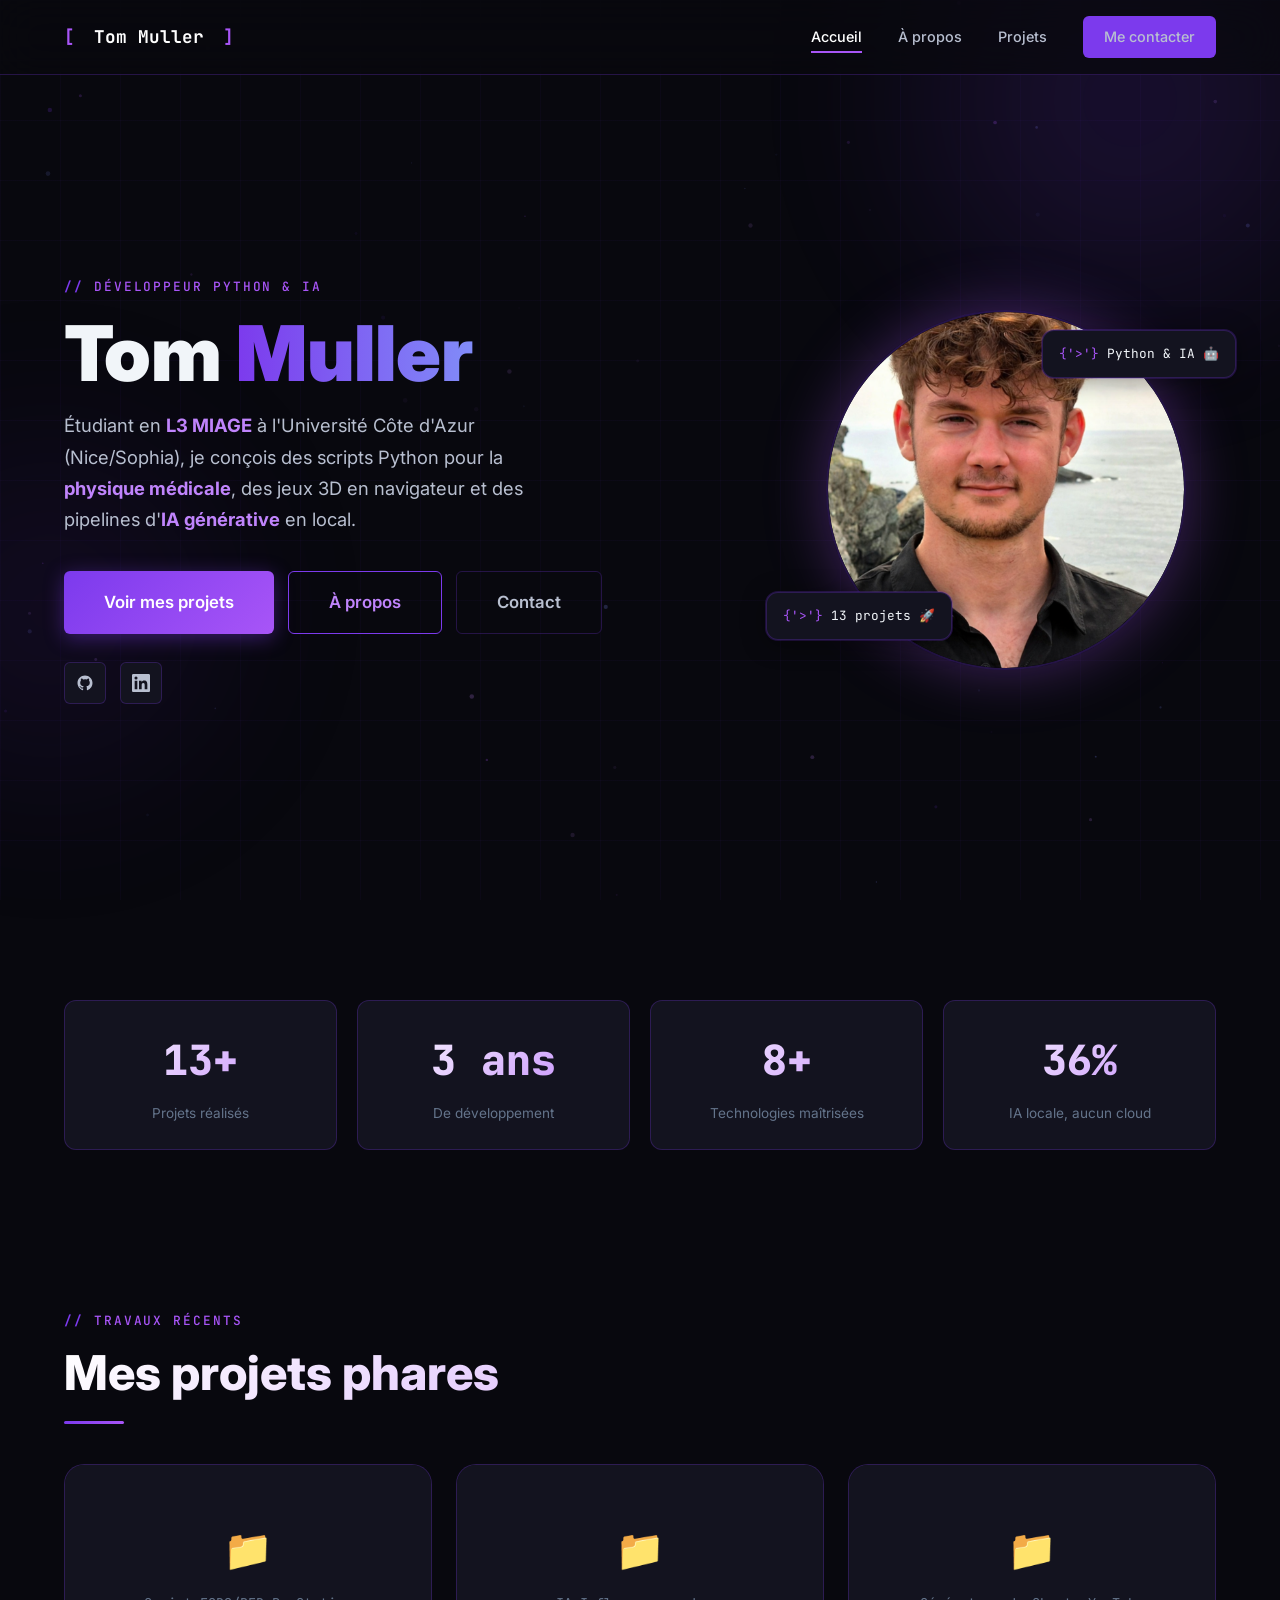
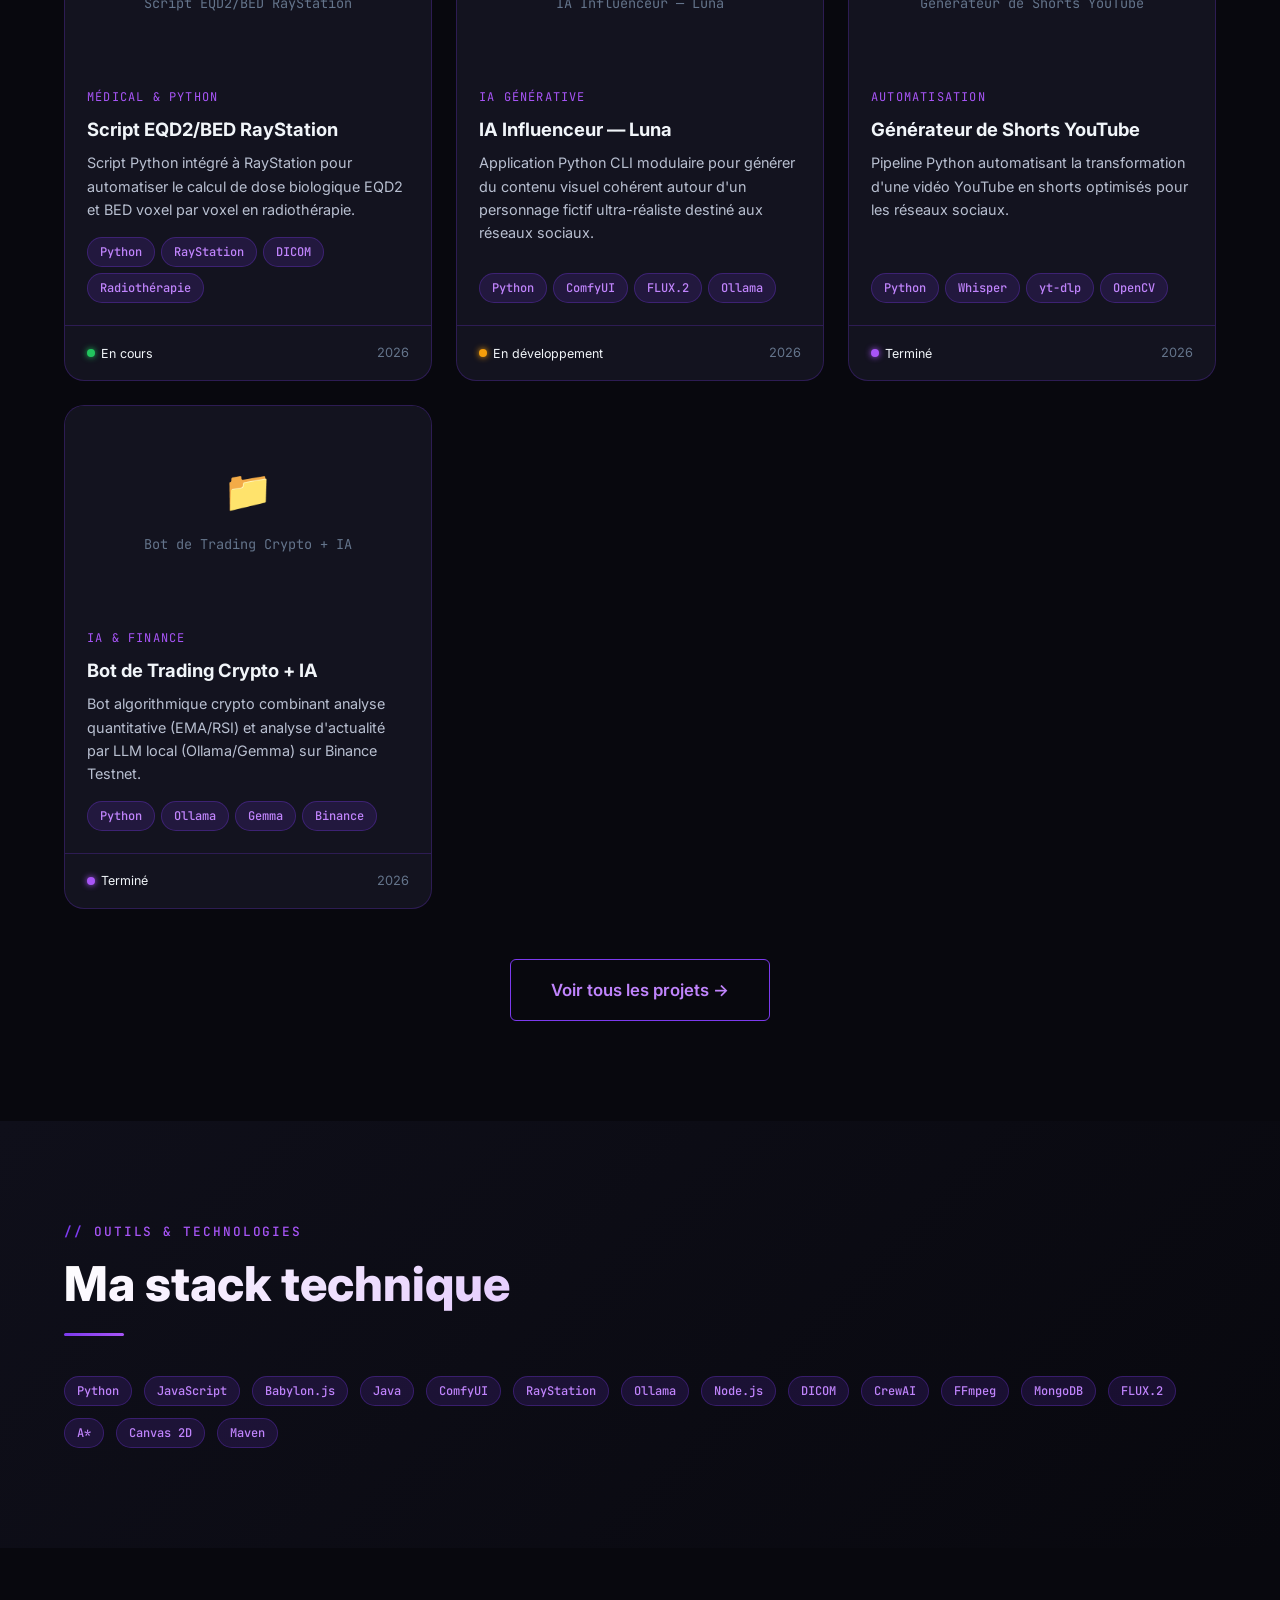
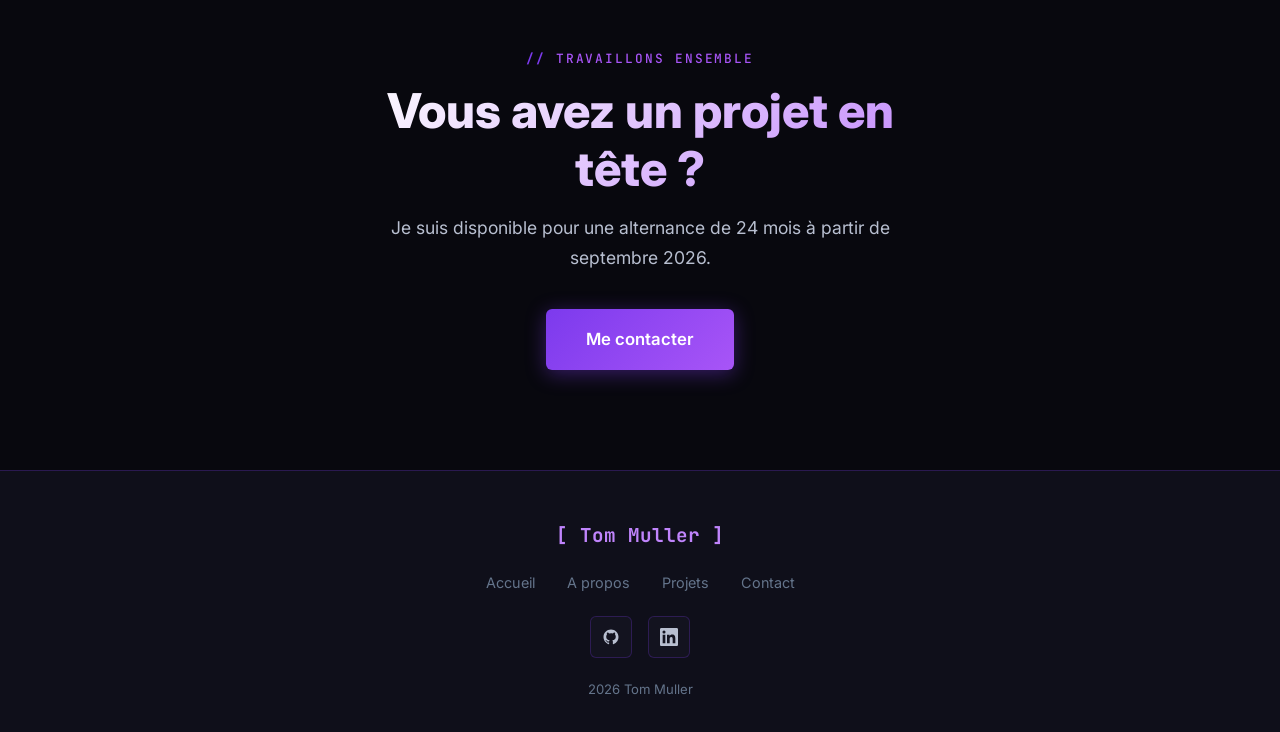
<file: index.html>
<!DOCTYPE html>
<html lang="fr">
<head>
  <meta charset="UTF-8"/>
  <meta name="viewport" content="width=device-width, initial-scale=1.0"/>
  <meta name="description" content="Tom Muller — Portfolio développeur Python/IA, physique médicale et jeux web."/>
  <title>Tom Muller — Portfolio</title>
  <link rel="stylesheet" href="css/main.css"/>
  <link rel="stylesheet" href="css/components.css"/>
  <link rel="stylesheet" href="css/animations.css"/>
  <link rel="stylesheet" href="css/responsive.css"/>
</head>
<body>
<canvas id="particles-canvas"></canvas>
<div class="bg-orb bg-orb-1"></div>
<div class="bg-orb bg-orb-2"></div>

<nav class="navbar">
  <div class="container navbar-inner">
    <a href="index.html" class="navbar-logo"><span class="logo-bracket">[</span>&nbsp;Tom Muller&nbsp;<span class="logo-bracket">]</span></a>
    <div class="navbar-links">
      <a href="index.html" class="active">Accueil</a>
<a href="about.html">À propos</a>
<a href="projects.html">Projets</a>

      <a href="contact.html" class="navbar-cta">Me contacter</a>
    </div>
    <button class="burger" id="burger" aria-label="Menu"><span></span><span></span><span></span></button>
  </div>
</nav>
<div class="mobile-menu" id="mobileMenu">
  <a href="index.html">Accueil</a>
<a href="about.html">À propos</a>
<a href="projects.html">Projets</a>

  <a href="contact.html" class="btn btn-primary btn-sm" style="text-align:center;display:block;">Me contacter</a>
</div>

<!-- ═══ HERO ═══ -->
<section class="section" style="padding-top:140px;padding-bottom:60px;min-height:100vh;display:flex;flex-direction:column;justify-content:center;">
  <div class="container">
    <div class="hero-grid" style="display:grid;grid-template-columns:1fr 420px;gap:80px;align-items:center;">
      <div>
        <p class="section-label hero-animate-1">Développeur Python &amp; IA</p>
        <h1 class="hero-animate-2" style="font-size:clamp(2.8rem,6vw,5rem);font-weight:900;line-height:1.05;margin:16px 0;">
          Tom <span class="gradient-animated">Muller</span>
        </h1>
        <p class="hero-animate-3" style="font-size:1.15rem;color:var(--text-secondary);max-width:520px;line-height:1.7;margin-bottom:36px;">
          Étudiant en <strong style="color:var(--purple-light);">L3 MIAGE</strong> à l'Université Côte d'Azur (Nice/Sophia), je conçois des scripts Python pour la <strong style="color:var(--purple-light);">physique médicale</strong>, des jeux 3D en navigateur et des pipelines d'<strong style="color:var(--purple-light);">IA générative</strong> en local.
        </p>
        <div class="hero-animate-4" style="display:flex;gap:14px;flex-wrap:wrap;">
          <a href="projects.html" class="btn btn-primary btn-lg">Voir mes projets</a>
          <a href="about.html" class="btn btn-outline btn-lg">À propos</a>
          <a href="contact.html" class="btn btn-ghost btn-lg">Contact</a>
        </div>
        <div style="display:flex;gap:14px;margin-top:28px;">
          <a href="https://github.com/Tom-8001" target="_blank" rel="noopener" class="social-btn">
            <svg width="18" height="18" viewBox="0 0 24 24" fill="currentColor"><path d="M12 2C6.477 2 2 6.484 2 12.017c0 4.425 2.865 8.18 6.839 9.504.5.092.682-.217.682-.483 0-.237-.008-.868-.013-1.703-2.782.605-3.369-1.343-3.369-1.343-.454-1.158-1.11-1.466-1.11-1.466-.908-.62.069-.608.069-.608 1.003.07 1.531 1.032 1.531 1.032.892 1.53 2.341 1.088 2.91.832.092-.647.35-1.088.636-1.338-2.22-.253-4.555-1.113-4.555-4.951 0-1.093.39-1.988 1.029-2.688-.103-.253-.446-1.272.098-2.65 0 0 .84-.27 2.75 1.026A9.564 9.564 0 0112 6.844c.85.004 1.705.115 2.504.337 1.909-1.296 2.747-1.027 2.747-1.027.546 1.379.202 2.398.1 2.651.64.7 1.028 1.595 1.028 2.688 0 3.848-2.339 4.695-4.566 4.943.359.309.678.92.678 1.855 0 1.338-.012 2.419-.012 2.747 0 .268.18.58.688.482A10.019 10.019 0 0022 12.017C22 6.484 17.522 2 12 2z"/></svg>
          </a>
          <a href="https://linkedin.com/in/tom-m-372117369" target="_blank" rel="noopener" class="social-btn">
            <svg width="18" height="18" viewBox="0 0 24 24" fill="currentColor"><path d="M20.447 20.452h-3.554v-5.569c0-1.328-.027-3.037-1.852-3.037-1.853 0-2.136 1.445-2.136 2.939v5.667H9.351V9h3.414v1.561h.046c.477-.9 1.637-1.85 3.37-1.85 3.601 0 4.267 2.37 4.267 5.455v6.286zM5.337 7.433a2.062 2.062 0 01-2.063-2.065 2.064 2.064 0 112.063 2.065zm1.782 13.019H3.555V9h3.564v11.452zM22.225 0H1.771C.792 0 0 .774 0 1.729v20.542C0 23.227.792 24 1.771 24h20.451C23.2 24 24 23.227 24 22.271V1.729C24 .774 23.2 0 22.222 0h.003z"/></svg>
          </a>
        </div>
      </div>
      <!-- Photo de profil -->
      <div class="float-anim hero-animate-3 reveal-right" style="position:relative;">
        <div class="hero-photo-wrap scanline-img" style="width:360px;height:360px;border-radius:50%;border:2px solid var(--border);overflow:hidden;margin:0 auto;box-shadow:0 0 60px var(--purple-glow-strong);">
          <img src="assets/images/hero/tom-photo.png" alt="Tom Muller" style="width:100%;height:100%;object-fit:cover;border-radius:50%;">
        </div>
        <!-- Badge flottant 1 -->
        <div class="hero-badge-right" style="position:absolute;top:20px;right:-20px;background:var(--bg-card);border:1px solid var(--border);border-radius:var(--radius-md);padding:12px 16px;font-size:0.8rem;font-family:var(--font-mono);box-shadow:var(--shadow-card);">
          <span style="color:var(--purple-bright);">{'>'}</span> Python &amp; IA 🤖
        </div>
        <!-- Badge flottant 2 -->
        <div class="hero-badge-left" style="position:absolute;bottom:30px;left:-30px;background:var(--bg-card);border:1px solid var(--border);border-radius:var(--radius-md);padding:12px 16px;font-size:0.8rem;font-family:var(--font-mono);box-shadow:var(--shadow-card);">
          <span style="color:var(--purple-bright);">{'>'}</span> 13 projets 🚀
        </div>
      </div>
    </div>
  </div>
</section>

<!-- ═══ STATS ═══ -->
<section class="section-sm" style="position:relative;z-index:1;">
  <div class="container">
    <div class="stats-row reveal">
      <div class="stat-card"><div class="stat-value" data-count="13" data-suffix="+">0+</div><div class="stat-label">Projets réalisés</div></div>
      <div class="stat-card"><div class="stat-value" data-count="3" data-suffix=" ans">0 ans</div><div class="stat-label">De développement</div></div>
      <div class="stat-card"><div class="stat-value" data-count="8" data-suffix="+">0+</div><div class="stat-label">Technologies maîtrisées</div></div>
      <div class="stat-card"><div class="stat-value" data-count="100" data-suffix="%">0%</div><div class="stat-label">IA locale, aucun cloud</div></div>
    </div>
  </div>
</section>

<!-- ═══ PROJETS RÉCENTS ═══ -->
<section class="section">
  <div class="container">
    <p class="section-label reveal">Travaux récents</p>
    <h2 class="section-title reveal delay-1">Mes projets phares</h2>
    <div class="divider reveal delay-2"></div>
    <div class="projects-grid" id="featuredGrid"></div>
    <div style="text-align:center;margin-top:50px;" class="reveal">
      <a href="projects.html" class="btn btn-outline btn-lg">Voir tous les projets →</a>
    </div>
  </div>
</section>

<!-- ═══ STACK RAPIDE ═══ -->
<section class="section" style="background:linear-gradient(135deg,var(--bg-secondary),var(--bg-primary));">
  <div class="container">
    <p class="section-label reveal">Outils &amp; Technologies</p>
    <h2 class="section-title reveal delay-1">Ma stack technique</h2>
    <div class="divider reveal delay-2"></div>
    <div style="display:flex;flex-wrap:wrap;gap:12px;margin-top:36px;" class="reveal delay-3" id="stackTags"></div>
  </div>
</section>

<!-- ═══ CTA CONTACT ═══ -->
<section class="section">
  <div class="container" style="text-align:center;">
    <p class="section-label reveal" style="justify-content:center;">Travaillons ensemble</p>
    <h2 class="section-title reveal delay-1" style="max-width:600px;margin:0 auto 16px;">Vous avez un projet en tête ?</h2>
    <p class="section-subtitle reveal delay-2" style="margin:0 auto 36px;">Je suis disponible pour une alternance de 24 mois à partir de septembre 2026.</p>
    <div class="reveal delay-3">
      <a href="contact.html" class="btn btn-primary btn-lg glow">Me contacter</a>
    </div>
  </div>
</section>


<footer>
  <div class="container footer-inner">
    <div class="footer-logo">[ Tom Muller ]</div>
    <nav class="footer-links">
      <a href="index.html">Accueil</a>
      <a href="about.html">A propos</a>
      <a href="projects.html">Projets</a>
      <a href="contact.html">Contact</a>
    </nav>
    <div class="footer-social">
      <a href="https://github.com/Tom-8001" target="_blank" rel="noopener" class="social-btn" aria-label="GitHub">
        <svg width="18" height="18" viewBox="0 0 24 24" fill="currentColor"><path d="M12 2C6.477 2 2 6.484 2 12.017c0 4.425 2.865 8.18 6.839 9.504.5.092.682-.217.682-.483 0-.237-.008-.868-.013-1.703-2.782.605-3.369-1.343-3.369-1.343-.454-1.158-1.11-1.466-1.11-1.466-.908-.62.069-.608.069-.608 1.003.07 1.531 1.032 1.531 1.032.892 1.53 2.341 1.088 2.91.832.092-.647.35-1.088.636-1.338-2.22-.253-4.555-1.113-4.555-4.951 0-1.093.39-1.988 1.029-2.688-.103-.253-.446-1.272.098-2.65 0 0 .84-.27 2.75 1.026A9.564 9.564 0 0112 6.844c.85.004 1.705.115 2.504.337 1.909-1.296 2.747-1.027 2.747-1.027.546 1.379.202 2.398.1 2.651.64.7 1.028 1.595 1.028 2.688 0 3.848-2.339 4.695-4.566 4.943.359.309.678.92.678 1.855 0 1.338-.012 2.419-.012 2.747 0 .268.18.58.688.482A10.019 10.019 0 0022 12.017C22 6.484 17.522 2 12 2z"/></svg>
      </a>
      <a href="https://linkedin.com/in/tom-m-372117369" target="_blank" rel="noopener" class="social-btn" aria-label="LinkedIn">
        <svg width="18" height="18" viewBox="0 0 24 24" fill="currentColor"><path d="M20.447 20.452h-3.554v-5.569c0-1.328-.027-3.037-1.852-3.037-1.853 0-2.136 1.445-2.136 2.939v5.667H9.351V9h3.414v1.561h.046c.477-.9 1.637-1.85 3.37-1.85 3.601 0 4.267 2.37 4.267 5.455v6.286zM5.337 7.433a2.062 2.062 0 01-2.063-2.065 2.064 2.064 0 112.063 2.065zm1.782 13.019H3.555V9h3.564v11.452zM22.225 0H1.771C.792 0 0 .774 0 1.729v20.542C0 23.227.792 24 1.771 24h20.451C23.2 24 24 23.227 24 22.271V1.729C24 .774 23.2 0 22.222 0h.003z"/></svg>
      </a>
    </div>
    <p class="footer-copy">2026 Tom Muller</p>
  </div>
</footer>
<script src="js/projects.js"></script>
<script src="js/main.js"></script>
<script src="js/animations.js"></script>
</body>
</html>

<script>
// Projets phares (4 premiers)
const featured = PROJECTS.slice(0, 4);
const grid = document.getElementById('featuredGrid');
featured.forEach(p => {
  const statusClass = p.status === 'active' ? 'status-active' : p.status === 'wip' ? 'status-wip' : 'status-done';
  const tagsHtml = p.tags.slice(0,4).map(t => '<span class="tag">' + t + '</span>').join('');
  grid.innerHTML += `
    <article class="project-card reveal glow-card" onclick="window.location='project.html?id=${p.id}'">
      <div class="project-card-img">
        <div class="img-placeholder"><span class="icon">📁</span><span>${p.title}</span></div>
      </div>
      <div class="project-card-body">
        <span class="project-card-category">${p.category}</span>
        <h3 class="project-card-title">${p.title}</h3>
        <p class="project-card-desc">${p.shortDesc}</p>
        <div class="project-card-tags">${tagsHtml}</div>
      </div>
      <div class="project-card-footer">
        <span class="project-card-status ${statusClass}"><span class="status-dot"></span>${p.statusLabel}</span>
        <span style="font-size:0.8rem;color:var(--text-muted);">${p.year}</span>
      </div>
    </article>`;
});

// Stack tags
const stack = ['Python','JavaScript','Babylon.js','Java','ComfyUI','RayStation','Ollama','Node.js','DICOM','CrewAI','FFmpeg','MongoDB','FLUX.2','A*','Canvas 2D','Maven'];
const st = document.getElementById('stackTags');
stack.forEach(t => { st.innerHTML += '<span class="tag">' + t + '</span>'; });
</script>
</file>
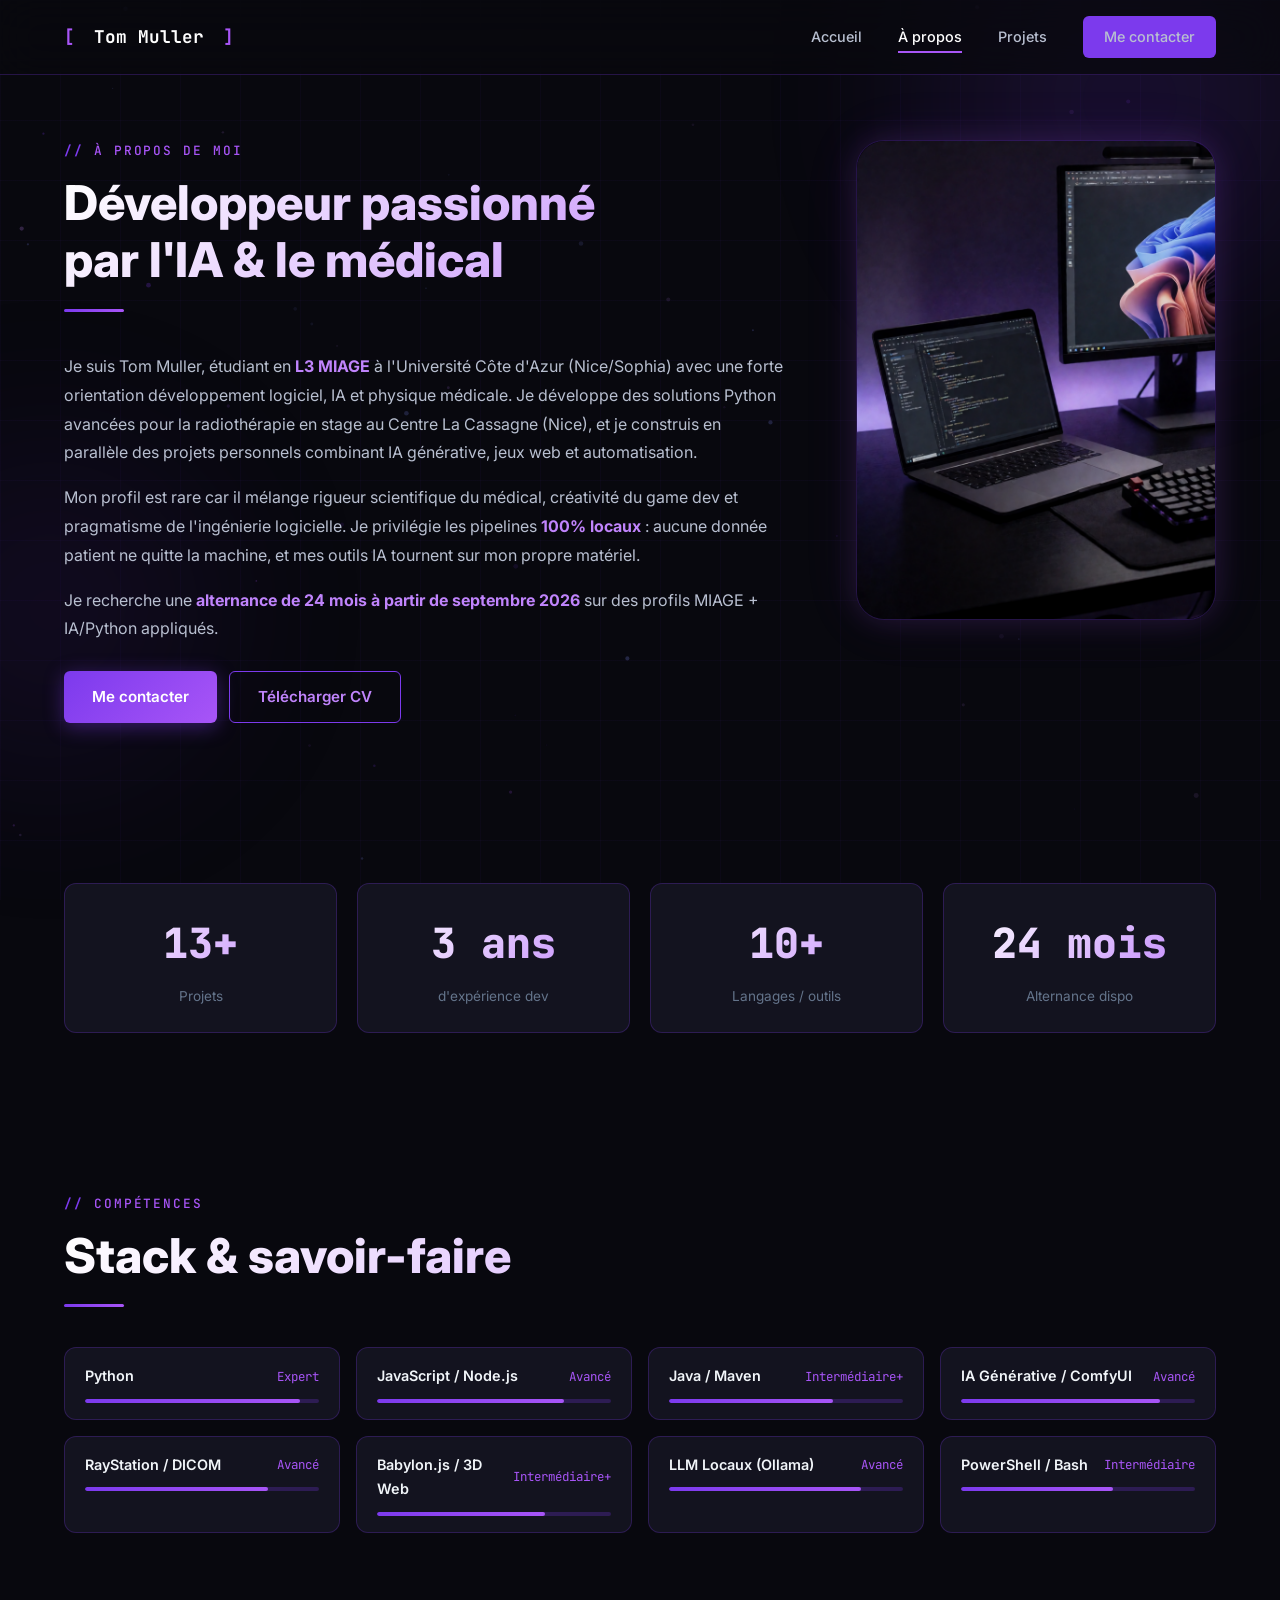
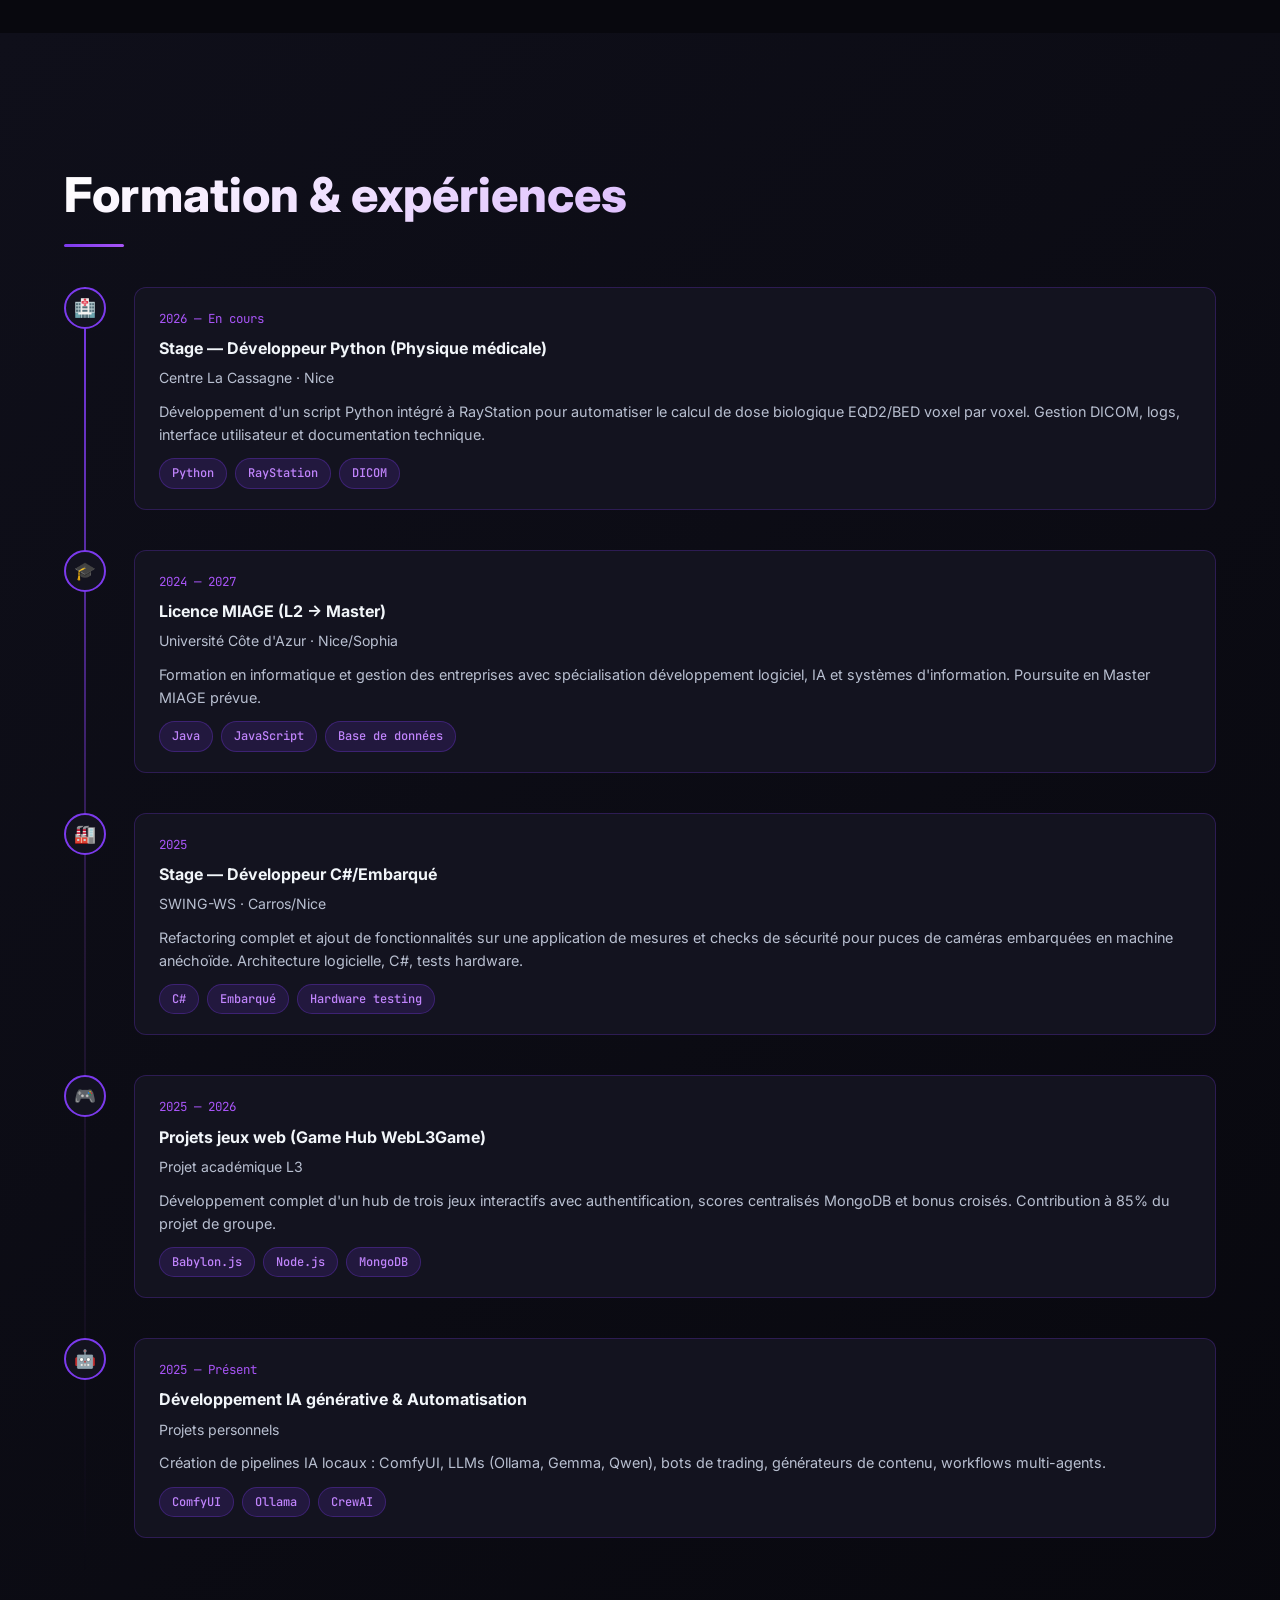
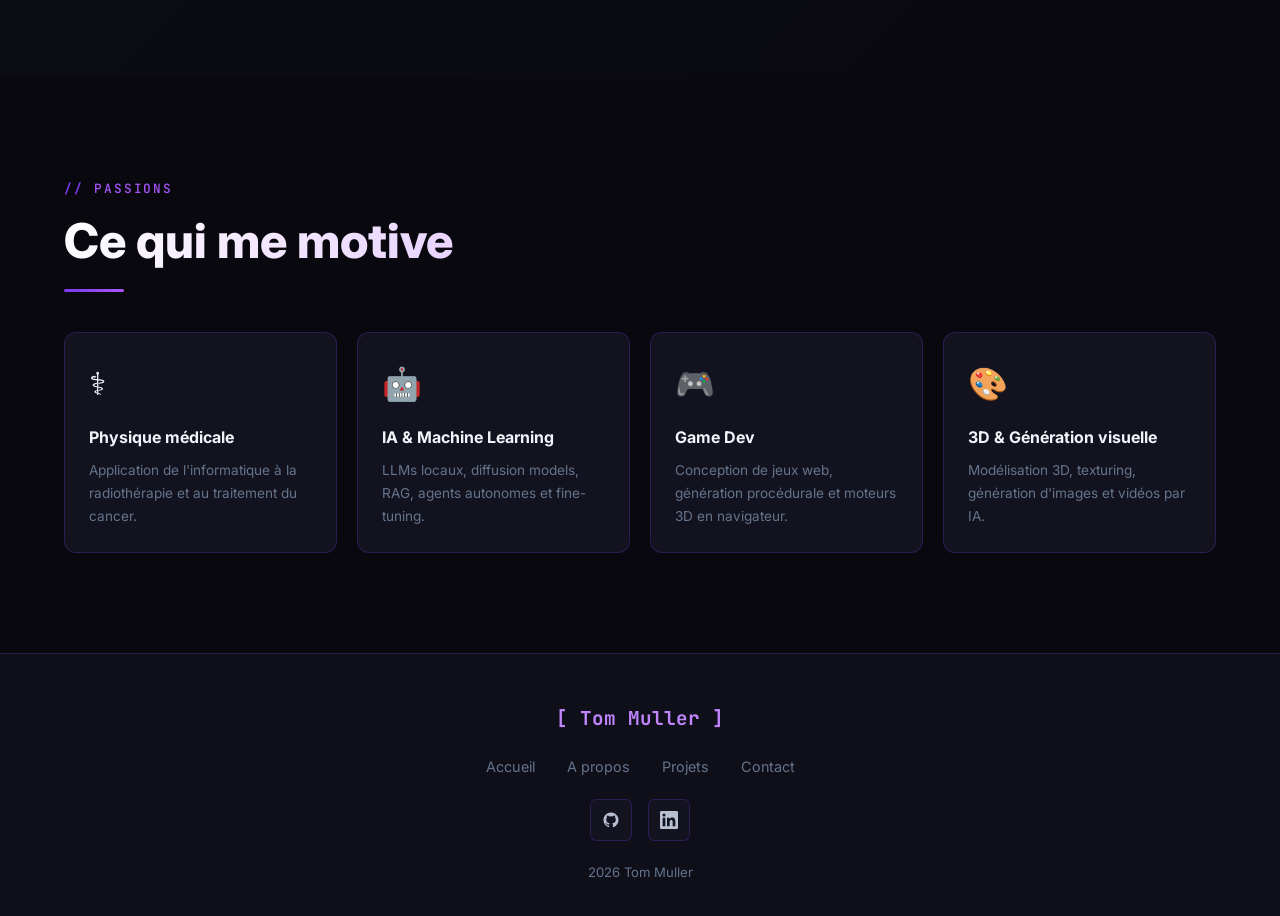
<file: about.html>
<!DOCTYPE html>
<html lang="fr">
<head>
  <meta charset="UTF-8"/>
  <meta name="viewport" content="width=device-width, initial-scale=1.0"/>
  <meta name="description" content="Tom Muller — Portfolio développeur Python/IA, physique médicale et jeux web."/>
  <title>À propos — Tom Muller</title>
  <link rel="stylesheet" href="css/main.css"/>
  <link rel="stylesheet" href="css/components.css"/>
  <link rel="stylesheet" href="css/animations.css"/>
  <link rel="stylesheet" href="css/responsive.css"/>
</head>
<body>
<canvas id="particles-canvas"></canvas>
<div class="bg-orb bg-orb-1"></div>
<div class="bg-orb bg-orb-2"></div>

<nav class="navbar">
  <div class="container navbar-inner">
    <a href="index.html" class="navbar-logo"><span class="logo-bracket">[</span>&nbsp;Tom Muller&nbsp;<span class="logo-bracket">]</span></a>
    <div class="navbar-links">
      <a href="index.html">Accueil</a>
      <a href="about.html" class="active">À propos</a>
      <a href="projects.html">Projets</a>
      <a href="contact.html" class="navbar-cta">Me contacter</a>
    </div>
    <button class="burger" id="burger" aria-label="Menu"><span></span><span></span><span></span></button>
  </div>
</nav>
<div class="mobile-menu" id="mobileMenu">
  <a href="index.html">Accueil</a>
  <a href="about.html">À propos</a>
  <a href="projects.html">Projets</a>
  <a href="contact.html" class="btn btn-primary btn-sm" style="text-align:center;display:block;">Me contacter</a>
</div>

<section style="padding:140px 0 60px;">
  <div class="container">
    <div class="about-grid" style="display:grid;grid-template-columns:1fr 360px;gap:70px;align-items:start;">
      <div>
        <p class="section-label hero-animate-1">À propos de moi</p>
        <h1 class="section-title hero-animate-2">Développeur passionné<br/>par l'IA &amp; le médical</h1>
        <div class="divider hero-animate-3"></div>
        <div class="hero-animate-4">
          <p style="color:var(--text-secondary);line-height:1.8;margin-bottom:16px;">
            Je suis Tom Muller, étudiant en <strong style="color:var(--purple-light);">L3 MIAGE</strong> à l'Université Côte d'Azur (Nice/Sophia) avec une forte orientation développement logiciel, IA et physique médicale. Je développe des solutions Python avancées pour la radiothérapie en stage au Centre La Cassagne (Nice), et je construis en parallèle des projets personnels combinant IA générative, jeux web et automatisation.
          </p>
          <p style="color:var(--text-secondary);line-height:1.8;margin-bottom:16px;">
            Mon profil est rare car il mélange rigueur scientifique du médical, créativité du game dev et pragmatisme de l'ingénierie logicielle. Je privilégie les pipelines <strong style="color:var(--purple-light);">100% locaux</strong> : aucune donnée patient ne quitte la machine, et mes outils IA tournent sur mon propre matériel.
          </p>
          <p style="color:var(--text-secondary);line-height:1.8;">
            Je recherche une <strong style="color:var(--purple-light);">alternance de 24 mois à partir de septembre 2026</strong> sur des profils MIAGE + IA/Python appliqués.
          </p>
        </div>
        <div style="display:flex;gap:12px;flex-wrap:wrap;margin-top:28px;" class="hero-animate-4">
          <a href="contact.html" class="btn btn-primary">Me contacter</a>
          <a href="assets/CV_ATS_Data_IA.pdf" class="btn btn-outline" download>Télécharger CV</a>
        </div>
      </div>

      <div class="float-anim reveal-right">
        <div style="width:100%;aspect-ratio:3/4;border-radius:var(--radius-xl);overflow:hidden;border:1px solid var(--border);box-shadow:var(--shadow-glow);">
          <img src="assets/images/about/about-banner.png" alt="Tom Muller - Workspace" style="width:100%;height:100%;object-fit:cover;border-radius:var(--radius-xl);">
        </div>
      </div>
    </div>
  </div>
</section>

<section class="section-sm">
  <div class="container">
    <div class="stats-row reveal">
      <div class="stat-card"><div class="stat-value" data-count="13" data-suffix="+">0</div><div class="stat-label">Projets</div></div>
      <div class="stat-card"><div class="stat-value" data-count="3" data-suffix=" ans">0</div><div class="stat-label">d'expérience dev</div></div>
      <div class="stat-card"><div class="stat-value" data-count="10" data-suffix="+">0</div><div class="stat-label">Langages / outils</div></div>
      <div class="stat-card"><div class="stat-value" data-count="24" data-suffix=" mois">0</div><div class="stat-label">Alternance dispo</div></div>
    </div>
  </div>
</section>

<section class="section">
  <div class="container">
    <p class="section-label reveal">Compétences</p>
    <h2 class="section-title reveal delay-1">Stack &amp; savoir-faire</h2>
    <div class="divider reveal delay-2"></div>
    <div class="skills-grid reveal delay-3">
      <div class="skill-item"><div class="skill-header"><span class="skill-name">Python</span><span class="skill-level">Expert</span></div><div class="skill-bar"><div class="skill-fill" data-width="92%"></div></div></div>
      <div class="skill-item"><div class="skill-header"><span class="skill-name">JavaScript / Node.js</span><span class="skill-level">Avancé</span></div><div class="skill-bar"><div class="skill-fill" data-width="80%"></div></div></div>
      <div class="skill-item"><div class="skill-header"><span class="skill-name">Java / Maven</span><span class="skill-level">Intermédiaire+</span></div><div class="skill-bar"><div class="skill-fill" data-width="70%"></div></div></div>
      <div class="skill-item"><div class="skill-header"><span class="skill-name">IA Générative / ComfyUI</span><span class="skill-level">Avancé</span></div><div class="skill-bar"><div class="skill-fill" data-width="85%"></div></div></div>
      <div class="skill-item"><div class="skill-header"><span class="skill-name">RayStation / DICOM</span><span class="skill-level">Avancé</span></div><div class="skill-bar"><div class="skill-fill" data-width="78%"></div></div></div>
      <div class="skill-item"><div class="skill-header"><span class="skill-name">Babylon.js / 3D Web</span><span class="skill-level">Intermédiaire+</span></div><div class="skill-bar"><div class="skill-fill" data-width="72%"></div></div></div>
      <div class="skill-item"><div class="skill-header"><span class="skill-name">LLM Locaux (Ollama)</span><span class="skill-level">Avancé</span></div><div class="skill-bar"><div class="skill-fill" data-width="82%"></div></div></div>
      <div class="skill-item"><div class="skill-header"><span class="skill-name">PowerShell / Bash</span><span class="skill-level">Intermédiaire</span></div><div class="skill-bar"><div class="skill-fill" data-width="65%"></div></div></div>
    </div>
  </div>
</section>

<section class="section" style="background:linear-gradient(135deg,var(--bg-secondary),var(--bg-primary));">
  <div class="container">
    <p class="section-label reveal">Parcours</p>
    <h2 class="section-title reveal delay-1">Formation &amp; expériences</h2>
    <div class="divider reveal delay-2"></div>
    <div class="timeline reveal delay-3">

      <div class="timeline-item">
        <div class="timeline-dot">🏥</div>
        <div class="timeline-content">
          <p class="timeline-date">2026 — En cours</p>
          <h3 class="timeline-title">Stage — Développeur Python (Physique médicale)</h3>
          <p class="timeline-company">Centre La Cassagne · Nice</p>
          <p class="timeline-desc">Développement d'un script Python intégré à RayStation pour automatiser le calcul de dose biologique EQD2/BED voxel par voxel. Gestion DICOM, logs, interface utilisateur et documentation technique.</p>
          <div style="display:flex;gap:8px;flex-wrap:wrap;margin-top:12px;">
            <span class="tag">Python</span><span class="tag">RayStation</span><span class="tag">DICOM</span>
          </div>
        </div>
      </div>

      <div class="timeline-item">
        <div class="timeline-dot">🎓</div>
        <div class="timeline-content">
          <p class="timeline-date">2024 — 2027</p>
          <h3 class="timeline-title">Licence MIAGE (L2 → Master)</h3>
          <p class="timeline-company">Université Côte d'Azur · Nice/Sophia</p>
          <p class="timeline-desc">Formation en informatique et gestion des entreprises avec spécialisation développement logiciel, IA et systèmes d'information. Poursuite en Master MIAGE prévue.</p>
          <div style="display:flex;gap:8px;flex-wrap:wrap;margin-top:12px;">
            <span class="tag">Java</span><span class="tag">JavaScript</span><span class="tag">Base de données</span>
          </div>
        </div>
      </div>

      <div class="timeline-item">
        <div class="timeline-dot">🏭</div>
        <div class="timeline-content">
          <p class="timeline-date">2025</p>
          <h3 class="timeline-title">Stage — Développeur C#/Embarqué</h3>
          <p class="timeline-company">SWING-WS · Carros/Nice</p>
          <p class="timeline-desc">Refactoring complet et ajout de fonctionnalités sur une application de mesures et checks de sécurité pour puces de caméras embarquées en machine anéchoïde. Architecture logicielle, C#, tests hardware.</p>
          <div style="display:flex;gap:8px;flex-wrap:wrap;margin-top:12px;">
            <span class="tag">C#</span><span class="tag">Embarqué</span><span class="tag">Hardware testing</span>
          </div>
        </div>
      </div>

      <div class="timeline-item">
        <div class="timeline-dot">🎮</div>
        <div class="timeline-content">
          <p class="timeline-date">2025 — 2026</p>
          <h3 class="timeline-title">Projets jeux web (Game Hub WebL3Game)</h3>
          <p class="timeline-company">Projet académique L3</p>
          <p class="timeline-desc">Développement complet d'un hub de trois jeux interactifs avec authentification, scores centralisés MongoDB et bonus croisés. Contribution à 85% du projet de groupe.</p>
          <div style="display:flex;gap:8px;flex-wrap:wrap;margin-top:12px;">
            <span class="tag">Babylon.js</span><span class="tag">Node.js</span><span class="tag">MongoDB</span>
          </div>
        </div>
      </div>

      <div class="timeline-item">
        <div class="timeline-dot">🤖</div>
        <div class="timeline-content">
          <p class="timeline-date">2025 — Présent</p>
          <h3 class="timeline-title">Développement IA générative &amp; Automatisation</h3>
          <p class="timeline-company">Projets personnels</p>
          <p class="timeline-desc">Création de pipelines IA locaux : ComfyUI, LLMs (Ollama, Gemma, Qwen), bots de trading, générateurs de contenu, workflows multi-agents.</p>
          <div style="display:flex;gap:8px;flex-wrap:wrap;margin-top:12px;">
            <span class="tag">ComfyUI</span><span class="tag">Ollama</span><span class="tag">CrewAI</span>
          </div>
        </div>
      </div>

    </div>
  </div>
</section>

<section class="section">
  <div class="container">
    <p class="section-label reveal">Passions</p>
    <h2 class="section-title reveal delay-1">Ce qui me motive</h2>
    <div class="divider reveal delay-2"></div>
    <div style="display:grid;grid-template-columns:repeat(auto-fill,minmax(220px,1fr));gap:20px;margin-top:36px;" class="reveal delay-3">
      <div class="stat-card" style="text-align:left;padding:24px;">
        <div style="font-size:2rem;margin-bottom:12px;">⚕️</div>
        <h3 style="font-size:1rem;margin-bottom:8px;">Physique médicale</h3>
        <p style="font-size:0.85rem;color:var(--text-muted);">Application de l'informatique à la radiothérapie et au traitement du cancer.</p>
      </div>
      <div class="stat-card" style="text-align:left;padding:24px;">
        <div style="font-size:2rem;margin-bottom:12px;">🤖</div>
        <h3 style="font-size:1rem;margin-bottom:8px;">IA &amp; Machine Learning</h3>
        <p style="font-size:0.85rem;color:var(--text-muted);">LLMs locaux, diffusion models, RAG, agents autonomes et fine-tuning.</p>
      </div>
      <div class="stat-card" style="text-align:left;padding:24px;">
        <div style="font-size:2rem;margin-bottom:12px;">🎮</div>
        <h3 style="font-size:1rem;margin-bottom:8px;">Game Dev</h3>
        <p style="font-size:0.85rem;color:var(--text-muted);">Conception de jeux web, génération procédurale et moteurs 3D en navigateur.</p>
      </div>
      <div class="stat-card" style="text-align:left;padding:24px;">
        <div style="font-size:2rem;margin-bottom:12px;">🎨</div>
        <h3 style="font-size:1rem;margin-bottom:8px;">3D &amp; Génération visuelle</h3>
        <p style="font-size:0.85rem;color:var(--text-muted);">Modélisation 3D, texturing, génération d'images et vidéos par IA.</p>
      </div>
    </div>
  </div>
</section>

<footer>
  <div class="container footer-inner">
    <div class="footer-logo">[ Tom Muller ]</div>
    <nav class="footer-links">
      <a href="index.html">Accueil</a>
      <a href="about.html">A propos</a>
      <a href="projects.html">Projets</a>
      <a href="contact.html">Contact</a>
    </nav>
    <div class="footer-social">
      <a href="https://github.com/Tom-8001" target="_blank" rel="noopener" class="social-btn" aria-label="GitHub">
        <svg width="18" height="18" viewBox="0 0 24 24" fill="currentColor"><path d="M12 2C6.477 2 2 6.484 2 12.017c0 4.425 2.865 8.18 6.839 9.504.5.092.682-.217.682-.483 0-.237-.008-.868-.013-1.703-2.782.605-3.369-1.343-3.369-1.343-.454-1.158-1.11-1.466-1.11-1.466-.908-.62.069-.608.069-.608 1.003.07 1.531 1.032 1.531 1.032.892 1.53 2.341 1.088 2.91.832.092-.647.35-1.088.636-1.338-2.22-.253-4.555-1.113-4.555-4.951 0-1.093.39-1.988 1.029-2.688-.103-.253-.446-1.272.098-2.65 0 0 .84-.27 2.75 1.026A9.564 9.564 0 0112 6.844c.85.004 1.705.115 2.504.337 1.909-1.296 2.747-1.027 2.747-1.027.546 1.379.202 2.398.1 2.651.64.7 1.028 1.595 1.028 2.688 0 3.848-2.339 4.695-4.566 4.943.359.309.678.92.678 1.855 0 1.338-.012 2.419-.012 2.747 0 .268.18.58.688.482A10.019 10.019 0 0022 12.017C22 6.484 17.522 2 12 2z"/></svg>
      </a>
      <a href="https://linkedin.com/in/tom-m-372117369" target="_blank" rel="noopener" class="social-btn" aria-label="LinkedIn">
        <svg width="18" height="18" viewBox="0 0 24 24" fill="currentColor"><path d="M20.447 20.452h-3.554v-5.569c0-1.328-.027-3.037-1.852-3.037-1.853 0-2.136 1.445-2.136 2.939v5.667H9.351V9h3.414v1.561h.046c.477-.9 1.637-1.85 3.37-1.85 3.601 0 4.267 2.37 4.267 5.455v6.286zM5.337 7.433a2.062 2.062 0 01-2.063-2.065 2.064 2.064 0 112.063 2.065zm1.782 13.019H3.555V9h3.564v11.452zM22.225 0H1.771C.792 0 0 .774 0 1.729v20.542C0 23.227.792 24 1.771 24h20.451C23.2 24 24 23.227 24 22.271V1.729C24 .774 23.2 0 22.222 0h.003z"/></svg>
      </a>
    </div>
    <p class="footer-copy">2026 Tom Muller</p>
  </div>
</footer>

<script src="js/projects.js"></script>
<script src="js/main.js"></script>
<script src="js/animations.js"></script>
</body>
</html>
</file>
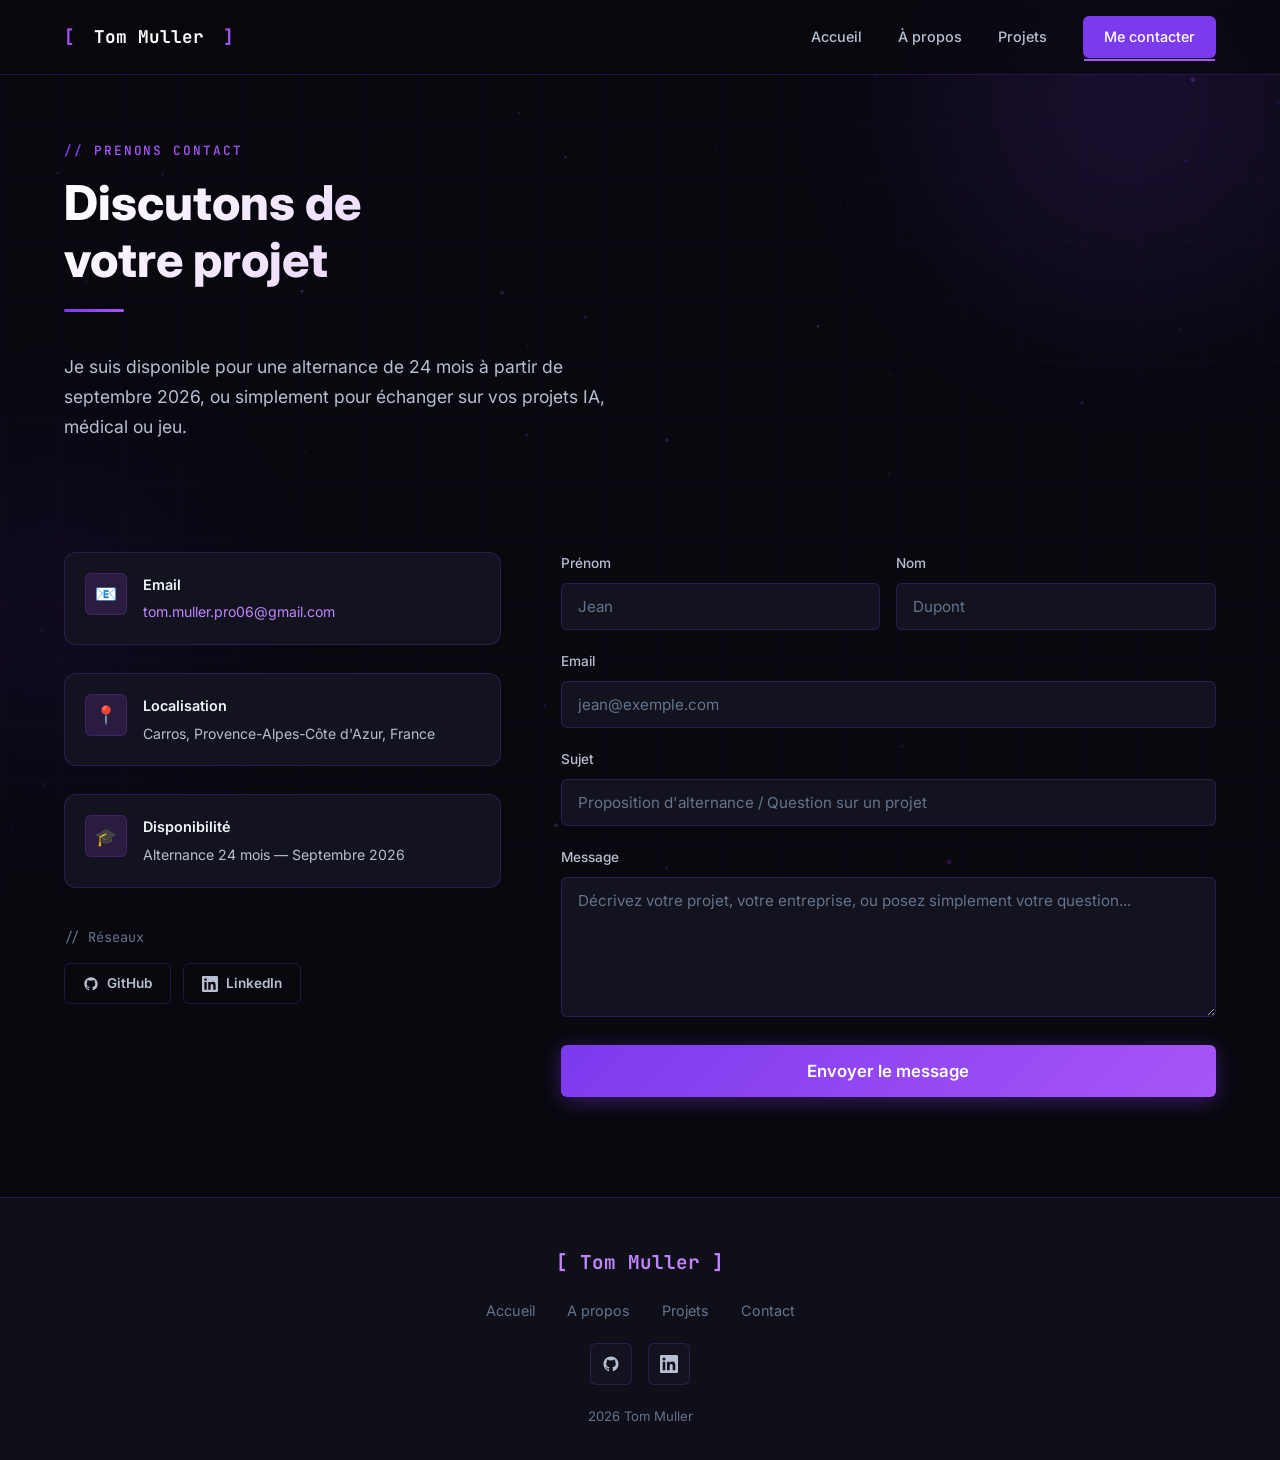
<file: contact.html>
<!DOCTYPE html>
<html lang="fr">
<head>
  <meta charset="UTF-8"/>
  <meta name="viewport" content="width=device-width, initial-scale=1.0"/>
  <meta name="description" content="Tom Muller — Portfolio développeur Python/IA, physique médicale et jeux web."/>
  <title>Contact — Tom Muller</title>
  <link rel="stylesheet" href="css/main.css"/>
  <link rel="stylesheet" href="css/components.css"/>
  <link rel="stylesheet" href="css/animations.css"/>
  <link rel="stylesheet" href="css/responsive.css"/>
</head>
<body>
<canvas id="particles-canvas"></canvas>
<div class="bg-orb bg-orb-1"></div>
<div class="bg-orb bg-orb-2"></div>

<nav class="navbar">
  <div class="container navbar-inner">
    <a href="index.html" class="navbar-logo"><span class="logo-bracket">[</span>&nbsp;Tom Muller&nbsp;<span class="logo-bracket">]</span></a>
    <div class="navbar-links">
      <a href="index.html">Accueil</a>
<a href="about.html">À propos</a>
<a href="projects.html">Projets</a>
<a href="contact.html" class="navbar-cta">Me contacter</a>
    </div>
    <button class="burger" id="burger" aria-label="Menu"><span></span><span></span><span></span></button>
  </div>
</nav>
<div class="mobile-menu" id="mobileMenu">
  <a href="index.html">Accueil</a>
<a href="about.html">À propos</a>
<a href="projects.html">Projets</a>
<a href="contact.html" class="btn btn-primary btn-sm" style="text-align:center;display:block;">Me contacter</a>
</div>

<section style="padding:140px 0 60px;">
  <div class="container">
    <p class="section-label hero-animate-1">Prenons contact</p>
    <h1 class="section-title hero-animate-2">Discutons de<br/>votre projet</h1>
    <div class="divider hero-animate-3"></div>
    <p class="section-subtitle hero-animate-4">
      Je suis disponible pour une alternance de 24 mois à partir de septembre 2026, ou simplement pour échanger sur vos projets IA, médical ou jeu.
    </p>
  </div>
</section>

<section class="section" style="padding-top:0;">
  <div class="container">
    <div class="contact-grid">

      <!-- Infos de contact -->
      <div class="contact-info reveal-left">
        <div class="contact-item">
          <div class="contact-icon">📧</div>
          <div>
            <p class="contact-item-title">Email</p>
            <p class="contact-item-value">
              <a href="mailto:tom.muller.pro06@gmail.com" style="color:var(--purple-light);">tom.muller.pro06@gmail.com</a>
            </p>
          </div>
        </div>
        <div class="contact-item">
          <div class="contact-icon">📍</div>
          <div>
            <p class="contact-item-title">Localisation</p>
            <p class="contact-item-value">Carros, Provence-Alpes-Côte d'Azur, France</p>
          </div>
        </div>
        <div class="contact-item">
          <div class="contact-icon">🎓</div>
          <div>
            <p class="contact-item-title">Disponibilité</p>
            <p class="contact-item-value">Alternance 24 mois — Septembre 2026</p>
          </div>
        </div>

        <!-- Réseaux sociaux -->
        <div style="margin-top:10px;">
          <p style="font-size:0.85rem;color:var(--text-muted);margin-bottom:14px;font-family:var(--font-mono);">// Réseaux</p>
          <div style="display:flex;gap:12px;flex-wrap:wrap;">
            <a href="https://github.com/Tom-8001" target="_blank" rel="noopener" class="btn btn-ghost btn-sm" style="gap:8px;">
              <svg width="16" height="16" viewBox="0 0 24 24" fill="currentColor"><path d="M12 2C6.477 2 2 6.484 2 12.017c0 4.425 2.865 8.18 6.839 9.504.5.092.682-.217.682-.483 0-.237-.008-.868-.013-1.703-2.782.605-3.369-1.343-3.369-1.343-.454-1.158-1.11-1.466-1.11-1.466-.908-.62.069-.608.069-.608 1.003.07 1.531 1.032 1.531 1.032.892 1.53 2.341 1.088 2.91.832.092-.647.35-1.088.636-1.338-2.22-.253-4.555-1.113-4.555-4.951 0-1.093.39-1.988 1.029-2.688-.103-.253-.446-1.272.098-2.65 0 0 .84-.27 2.75 1.026A9.564 9.564 0 0112 6.844c.85.004 1.705.115 2.504.337 1.909-1.296 2.747-1.027 2.747-1.027.546 1.379.202 2.398.1 2.651.64.7 1.028 1.595 1.028 2.688 0 3.848-2.339 4.695-4.566 4.943.359.309.678.92.678 1.855 0 1.338-.012 2.419-.012 2.747 0 .268.18.58.688.482A10.019 10.019 0 0022 12.017C22 6.484 17.522 2 12 2z"/></svg>
              GitHub
            </a>
            <a href="https://linkedin.com/in/tom-m-372117369" target="_blank" rel="noopener" class="btn btn-ghost btn-sm" style="gap:8px;">
              <svg width="16" height="16" viewBox="0 0 24 24" fill="currentColor"><path d="M20.447 20.452h-3.554v-5.569c0-1.328-.027-3.037-1.852-3.037-1.853 0-2.136 1.445-2.136 2.939v5.667H9.351V9h3.414v1.561h.046c.477-.9 1.637-1.85 3.37-1.85 3.601 0 4.267 2.37 4.267 5.455v6.286zM5.337 7.433a2.062 2.062 0 01-2.063-2.065 2.064 2.064 0 112.063 2.065zm1.782 13.019H3.555V9h3.564v11.452zM22.225 0H1.771C.792 0 0 .774 0 1.729v20.542C0 23.227.792 24 1.771 24h20.451C23.2 24 24 23.227 24 22.271V1.729C24 .774 23.2 0 22.222 0h.003z"/></svg>
              LinkedIn
            </a>
          </div>
        </div>
      </div>

      <!-- Formulaire Formspree -->
      <div class="reveal-right">
        <form action="https://formspree.io/f/meebkwvj" method="POST" id="contactForm">
          <div class="contact-name-grid" style="display:grid;grid-template-columns:1fr 1fr;gap:16px;">
            <div class="form-group">
              <label class="form-label" for="firstName">Prénom</label>
              <input class="form-control" type="text" id="firstName" name="firstName" placeholder="Jean" required/>
            </div>
            <div class="form-group">
              <label class="form-label" for="lastName">Nom</label>
              <input class="form-control" type="text" id="lastName" name="lastName" placeholder="Dupont" required/>
            </div>
          </div>
          <div class="form-group">
            <label class="form-label" for="email">Email</label>
            <input class="form-control" type="email" id="email" name="email" placeholder="jean@exemple.com" required/>
          </div>
          <div class="form-group">
            <label class="form-label" for="subject">Sujet</label>
            <input class="form-control" type="text" id="subject" name="subject" placeholder="Proposition d'alternance / Question sur un projet" required/>
          </div>
          <div class="form-group">
            <label class="form-label" for="message">Message</label>
            <textarea class="form-control" id="message" name="message" placeholder="Décrivez votre projet, votre entreprise, ou posez simplement votre question..." required></textarea>
          </div>
          <input type="hidden" name="_subject" value="Nouveau message — Portfolio Tom Muller"/>
          <button type="submit" class="btn btn-primary btn-lg" style="width:100%;justify-content:center;" id="submitBtn">
            Envoyer le message
          </button>
          <div id="formSuccess" style="display:none;margin-top:16px;padding:16px;background:rgba(34,197,94,0.1);border:1px solid rgba(34,197,94,0.3);border-radius:var(--radius-sm);color:#6ee7b7;text-align:center;font-size:0.9rem;">
            ✅ Message envoyé ! Je vous répondrai dans les meilleurs délais.
          </div>
          <div id="formError" style="display:none;margin-top:16px;padding:16px;background:rgba(239,68,68,0.1);border:1px solid rgba(239,68,68,0.3);border-radius:var(--radius-sm);color:#fca5a5;text-align:center;font-size:0.9rem;">
            ❌ Une erreur est survenue. Réessayez ou contactez-moi directement par email.
          </div>
        </form>
      </div>
    </div>
  </div>
</section>


<footer>
  <div class="container footer-inner">
    <div class="footer-logo">[ Tom Muller ]</div>
    <nav class="footer-links">
      <a href="index.html">Accueil</a>
      <a href="about.html">A propos</a>
      <a href="projects.html">Projets</a>
      <a href="contact.html">Contact</a>
    </nav>
    <div class="footer-social">
      <a href="https://github.com/Tom-8001" target="_blank" rel="noopener" class="social-btn" aria-label="GitHub">
        <svg width="18" height="18" viewBox="0 0 24 24" fill="currentColor"><path d="M12 2C6.477 2 2 6.484 2 12.017c0 4.425 2.865 8.18 6.839 9.504.5.092.682-.217.682-.483 0-.237-.008-.868-.013-1.703-2.782.605-3.369-1.343-3.369-1.343-.454-1.158-1.11-1.466-1.11-1.466-.908-.62.069-.608.069-.608 1.003.07 1.531 1.032 1.531 1.032.892 1.53 2.341 1.088 2.91.832.092-.647.35-1.088.636-1.338-2.22-.253-4.555-1.113-4.555-4.951 0-1.093.39-1.988 1.029-2.688-.103-.253-.446-1.272.098-2.65 0 0 .84-.27 2.75 1.026A9.564 9.564 0 0112 6.844c.85.004 1.705.115 2.504.337 1.909-1.296 2.747-1.027 2.747-1.027.546 1.379.202 2.398.1 2.651.64.7 1.028 1.595 1.028 2.688 0 3.848-2.339 4.695-4.566 4.943.359.309.678.92.678 1.855 0 1.338-.012 2.419-.012 2.747 0 .268.18.58.688.482A10.019 10.019 0 0022 12.017C22 6.484 17.522 2 12 2z"/></svg>
      </a>
      <a href="https://linkedin.com/in/tom-m-372117369" target="_blank" rel="noopener" class="social-btn" aria-label="LinkedIn">
        <svg width="18" height="18" viewBox="0 0 24 24" fill="currentColor"><path d="M20.447 20.452h-3.554v-5.569c0-1.328-.027-3.037-1.852-3.037-1.853 0-2.136 1.445-2.136 2.939v5.667H9.351V9h3.414v1.561h.046c.477-.9 1.637-1.85 3.37-1.85 3.601 0 4.267 2.37 4.267 5.455v6.286zM5.337 7.433a2.062 2.062 0 01-2.063-2.065 2.064 2.064 0 112.063 2.065zm1.782 13.019H3.555V9h3.564v11.452zM22.225 0H1.771C.792 0 0 .774 0 1.729v20.542C0 23.227.792 24 1.771 24h20.451C23.2 24 24 23.227 24 22.271V1.729C24 .774 23.2 0 22.222 0h.003z"/></svg>
      </a>
    </div>
    <p class="footer-copy">2026 Tom Muller</p>
  </div>
</footer>
<script src="js/projects.js"></script>
<script src="js/main.js"></script>
<script src="js/animations.js"></script>
</body>
</html>

<script>
document.getElementById('contactForm').addEventListener('submit', async function(e) {
  e.preventDefault();
  const btn = document.getElementById('submitBtn');
  btn.textContent = 'Envoi en cours...';
  btn.disabled = true;
  try {
    const res = await fetch(this.action, {
      method: 'POST',
      body: new FormData(this),
      headers: { 'Accept': 'application/json' }
    });
    if (res.ok) {
      document.getElementById('formSuccess').style.display = 'block';
      this.reset();
    } else {
      document.getElementById('formError').style.display = 'block';
    }
  } catch {
    document.getElementById('formError').style.display = 'block';
  }
  btn.textContent = 'Envoyer le message';
  btn.disabled = false;
});
</script>
</file>
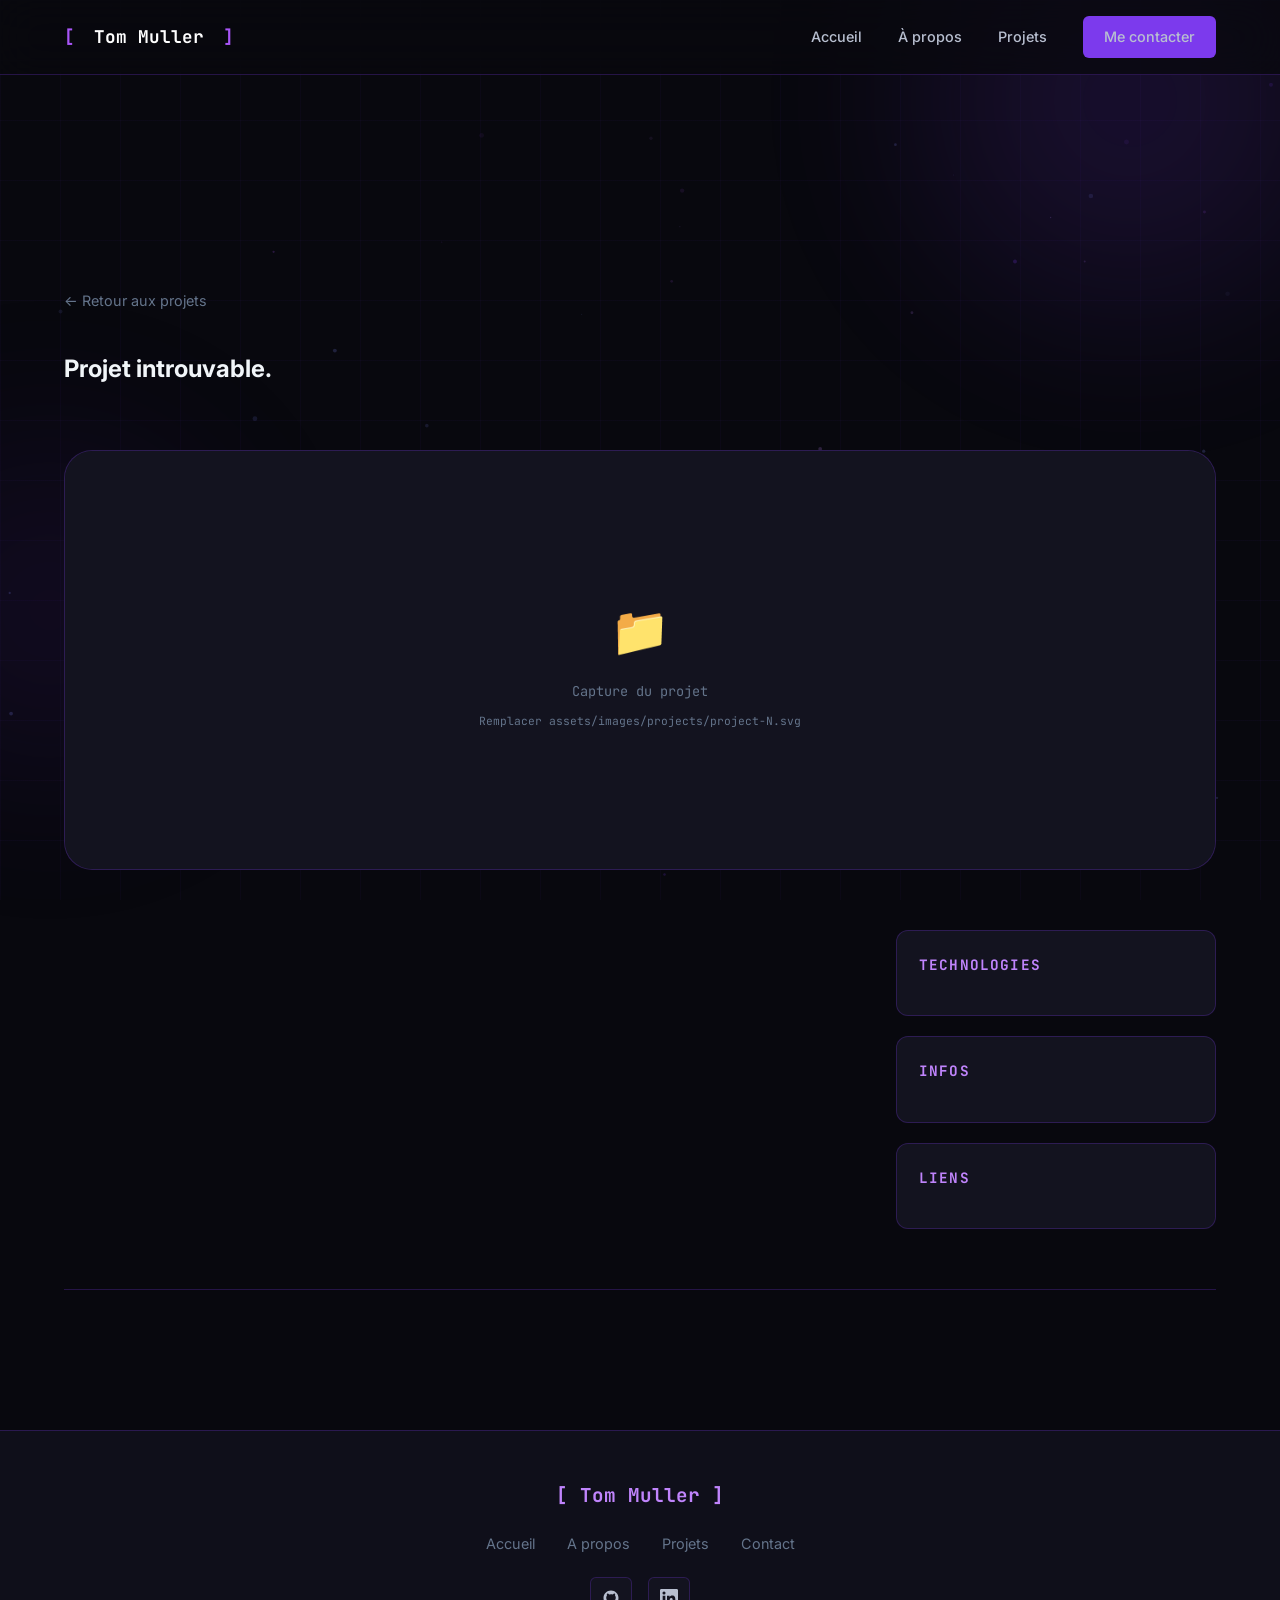
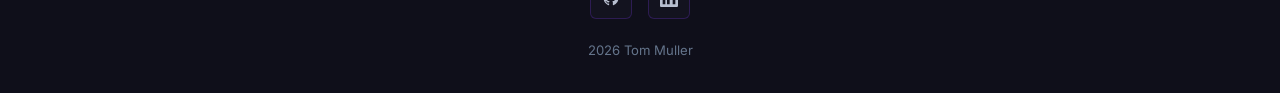
<file: project.html>
<!DOCTYPE html>
<html lang="fr">
<head>
  <meta charset="UTF-8"/>
  <meta name="viewport" content="width=device-width, initial-scale=1.0"/>
  <meta name="description" content="Tom Muller — Portfolio développeur Python/IA, physique médicale et jeux web."/>
  <title>Projet — Tom Muller</title>
  <link rel="stylesheet" href="css/main.css"/>
  <link rel="stylesheet" href="css/components.css"/>
  <link rel="stylesheet" href="css/animations.css"/>
  <link rel="stylesheet" href="css/responsive.css"/>
</head>
<body>
<canvas id="particles-canvas"></canvas>
<div class="bg-orb bg-orb-1"></div>
<div class="bg-orb bg-orb-2"></div>

<nav class="navbar">
  <div class="container navbar-inner">
    <a href="index.html" class="navbar-logo"><span class="logo-bracket">[</span>&nbsp;Tom Muller&nbsp;<span class="logo-bracket">]</span></a>
    <div class="navbar-links">
      <a href="index.html">Accueil</a>
      <a href="about.html">À propos</a>
      <a href="projects.html">Projets</a>
      <a href="contact.html" class="navbar-cta">Me contacter</a>
    </div>
    <button class="burger" id="burger" aria-label="Menu"><span></span><span></span><span></span></button>
  </div>
</nav>
<div class="mobile-menu" id="mobileMenu">
  <a href="index.html">Accueil</a>
  <a href="about.html">À propos</a>
  <a href="projects.html">Projets</a>
  <a href="contact.html" class="btn btn-primary btn-sm" style="text-align:center;display:block;">Me contacter</a>
</div>

<section class="detail-hero">
  <div class="container">
    <a href="projects.html" class="back-link">← Retour aux projets</a>
    <div id="detailHeroContent"></div>
  </div>
</section>

<section class="section" style="padding-top:0;">
  <div class="container">

    <div class="detail-img-main reveal" id="detailImgMain">
      <div class="img-placeholder" style="height:100%;border-radius:var(--radius-xl);border:none;">
        <span class="icon" style="font-size:3rem;">📁</span>
        <span>Capture du projet</span>
        <small style="color:var(--text-muted);">Remplacer assets/images/projects/project-N.svg</small>
      </div>
    </div>

    <div class="detail-content">
      <div class="detail-body reveal" id="detailBody"></div>
      <div class="detail-sidebar reveal-right">
        <div class="sidebar-card" id="sidebarTags">
          <p class="sidebar-card-title">Technologies</p>
          <div class="sidebar-tags" id="tagsContainer"></div>
        </div>
        <div class="sidebar-card" id="sidebarInfo">
          <p class="sidebar-card-title">Infos</p>
          <div id="infoContainer" style="display:flex;flex-direction:column;gap:10px;font-size:0.88rem;color:var(--text-secondary);"></div>
        </div>
        <div class="sidebar-card" id="sidebarLinks">
          <p class="sidebar-card-title">Liens</p>
          <div id="linksContainer" style="display:flex;flex-direction:column;gap:8px;"></div>
        </div>

      </div>
    </div>

    <div class="nav-detail reveal" id="navDetail"></div>
  </div>
</section>

<footer>
  <div class="container footer-inner">
    <div class="footer-logo">[ Tom Muller ]</div>
    <nav class="footer-links">
      <a href="index.html">Accueil</a>
      <a href="about.html">A propos</a>
      <a href="projects.html">Projets</a>
      <a href="contact.html">Contact</a>
    </nav>
    <div class="footer-social">
      <a href="https://github.com/Tom-8001" target="_blank" rel="noopener" class="social-btn" aria-label="GitHub">
        <svg width="18" height="18" viewBox="0 0 24 24" fill="currentColor"><path d="M12 2C6.477 2 2 6.484 2 12.017c0 4.425 2.865 8.18 6.839 9.504.5.092.682-.217.682-.483 0-.237-.008-.868-.013-1.703-2.782.605-3.369-1.343-3.369-1.343-.454-1.158-1.11-1.466-1.11-1.466-.908-.62.069-.608.069-.608 1.003.07 1.531 1.032 1.531 1.032.892 1.53 2.341 1.088 2.91.832.092-.647.35-1.088.636-1.338-2.22-.253-4.555-1.113-4.555-4.951 0-1.093.39-1.988 1.029-2.688-.103-.253-.446-1.272.098-2.65 0 0 .84-.27 2.75 1.026A9.564 9.564 0 0112 6.844c.85.004 1.705.115 2.504.337 1.909-1.296 2.747-1.027 2.747-1.027.546 1.379.202 2.398.1 2.651.64.7 1.028 1.595 1.028 2.688 0 3.848-2.339 4.695-4.566 4.943.359.309.678.92.678 1.855 0 1.338-.012 2.419-.012 2.747 0 .268.18.58.688.482A10.019 10.019 0 0022 12.017C22 6.484 17.522 2 12 2z"/></svg>
      </a>
      <a href="https://linkedin.com/in/tom-m-372117369" target="_blank" rel="noopener" class="social-btn" aria-label="LinkedIn">
        <svg width="18" height="18" viewBox="0 0 24 24" fill="currentColor"><path d="M20.447 20.452h-3.554v-5.569c0-1.328-.027-3.037-1.852-3.037-1.853 0-2.136 1.445-2.136 2.939v5.667H9.351V9h3.414v1.561h.046c.477-.9 1.637-1.85 3.37-1.85 3.601 0 4.267 2.37 4.267 5.455v6.286zM5.337 7.433a2.062 2.062 0 01-2.063-2.065 2.064 2.064 0 112.063 2.065zm1.782 13.019H3.555V9h3.564v11.452zM22.225 0H1.771C.792 0 0 .774 0 1.729v20.542C0 23.227.792 24 1.771 24h20.451C23.2 24 24 23.227 24 22.271V1.729C24 .774 23.2 0 22.222 0h.003z"/></svg>
      </a>
    </div>
    <p class="footer-copy">2026 Tom Muller</p>
  </div>
</footer>

<script src="js/projects.js"></script>
<script src="js/main.js"></script>
<script src="js/animations.js"></script>

<script>
function getParam(name) {
  const url = new URLSearchParams(window.location.search);
  return url.get(name);
}

const id = parseInt(getParam('id'), 10);
const p = PROJECTS.find(x => x.id === id);

if (!p) {
  document.getElementById('detailHeroContent').innerHTML = '<h1 style="color:var(--text-primary)">Projet introuvable.</h1>';
} else {
  document.title = p.title + ' — Tom Muller';
  const statusClass = p.status === 'active' ? 'status-active' : p.status === 'wip' ? 'status-wip' : 'status-done';

  document.getElementById('detailHeroContent').innerHTML = `
    <span class="project-card-category">${p.category}</span>
    <h1 class="detail-title">${p.title}</h1>
    <div class="detail-meta">
      <span class="detail-meta-item"><span>📅</span>${p.year}</span>
      <span class="detail-meta-item"><span>🏢</span>${p.context}</span>
      <span class="detail-meta-item project-card-status ${statusClass}">
        <span class="status-dot"></span>${p.statusLabel}
      </span>
    </div>
    <p style="font-size:1.05rem;color:var(--text-secondary);max-width:680px;line-height:1.7;">${p.shortDesc}</p>
  `;

  const imgMain = document.getElementById('detailImgMain');
  if (p.image) {
    imgMain.innerHTML = `<img src="${p.image}" alt="${p.title}" loading="lazy" onerror="this.parentElement.innerHTML='<div class=img-placeholder style=height:100%;border-radius:var(--radius-xl);border:none><span class=icon style=font-size:3rem>📁</span><span>${p.title}</span></div>'"/>`;
  }

  const featuresHtml = p.features.map(f => '<li>' + f + '</li>').join('');
  document.getElementById('detailBody').innerHTML = `
    <h2>Description du projet</h2>
    <p>${p.fullDesc}</p>
    <h2>Fonctionnalités principales</h2>
    <ul>${featuresHtml}</ul>
  `;

  const tc = document.getElementById('tagsContainer');
  p.tags.forEach(t => { tc.innerHTML += '<span class="tag">' + t + '</span>'; });

  const ic = document.getElementById('infoContainer');
  ic.innerHTML = `
    <div><strong style="color:var(--text-primary);">Année :</strong> ${p.year}</div>
    <div><strong style="color:var(--text-primary);">Contexte :</strong> ${p.context}</div>
    <div><strong style="color:var(--text-primary);">Catégorie :</strong> ${p.category}</div>
    <div><strong style="color:var(--text-primary);">Statut :</strong> ${p.statusLabel}</div>
  `;

  const lc = document.getElementById('linksContainer');
  const sl = document.getElementById('sidebarLinks');
  let linksHtml = '';
  if (p.links.github) {
    linksHtml += '<a href="' + p.links.github + '" target="_blank" rel="noopener" class="btn btn-ghost btn-sm" style="justify-content:center;">GitHub →</a>';
  }
  if (p.links.demo) {
    linksHtml += '<a href="' + p.links.demo + '" target="_blank" rel="noopener" class="btn btn-outline btn-sm" style="justify-content:center;">Démo live →</a>';
  }
  if (linksHtml) {
    lc.innerHTML = linksHtml;
  } else {
    sl.style.display = 'none';
  }

  const idx = PROJECTS.findIndex(x => x.id === id);
  const prev = PROJECTS[idx - 1];
  const next = PROJECTS[idx + 1];
  let navHtml = '';
  if (prev) navHtml += `<a href="project.html?id=${prev.id}" class="nav-detail-btn prev"><small>← Précédent</small><strong>${prev.title}</strong></a>`;
  if (next) navHtml += `<a href="project.html?id=${next.id}" class="nav-detail-btn next"><small>Suivant →</small><strong>${next.title}</strong></a>`;
  document.getElementById('navDetail').innerHTML = navHtml;
}
</script>

</body>
</html>
</file>
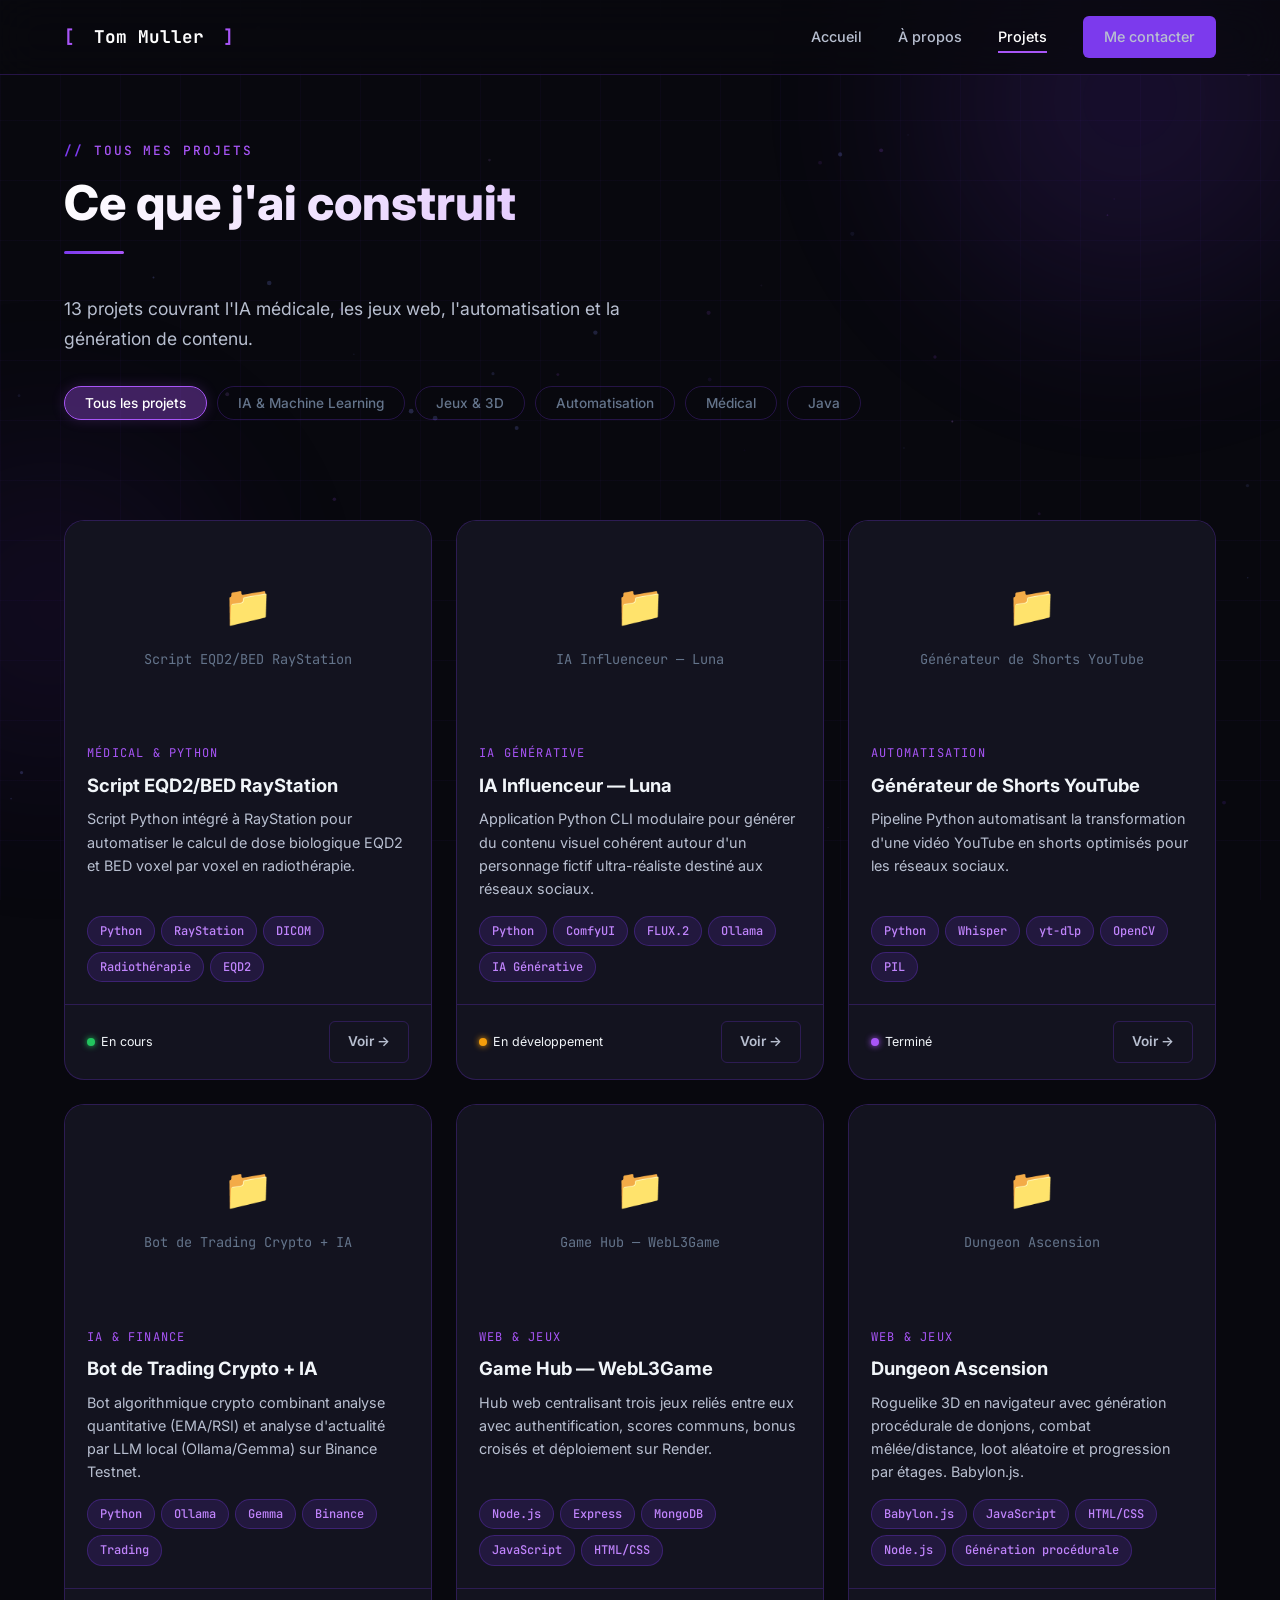
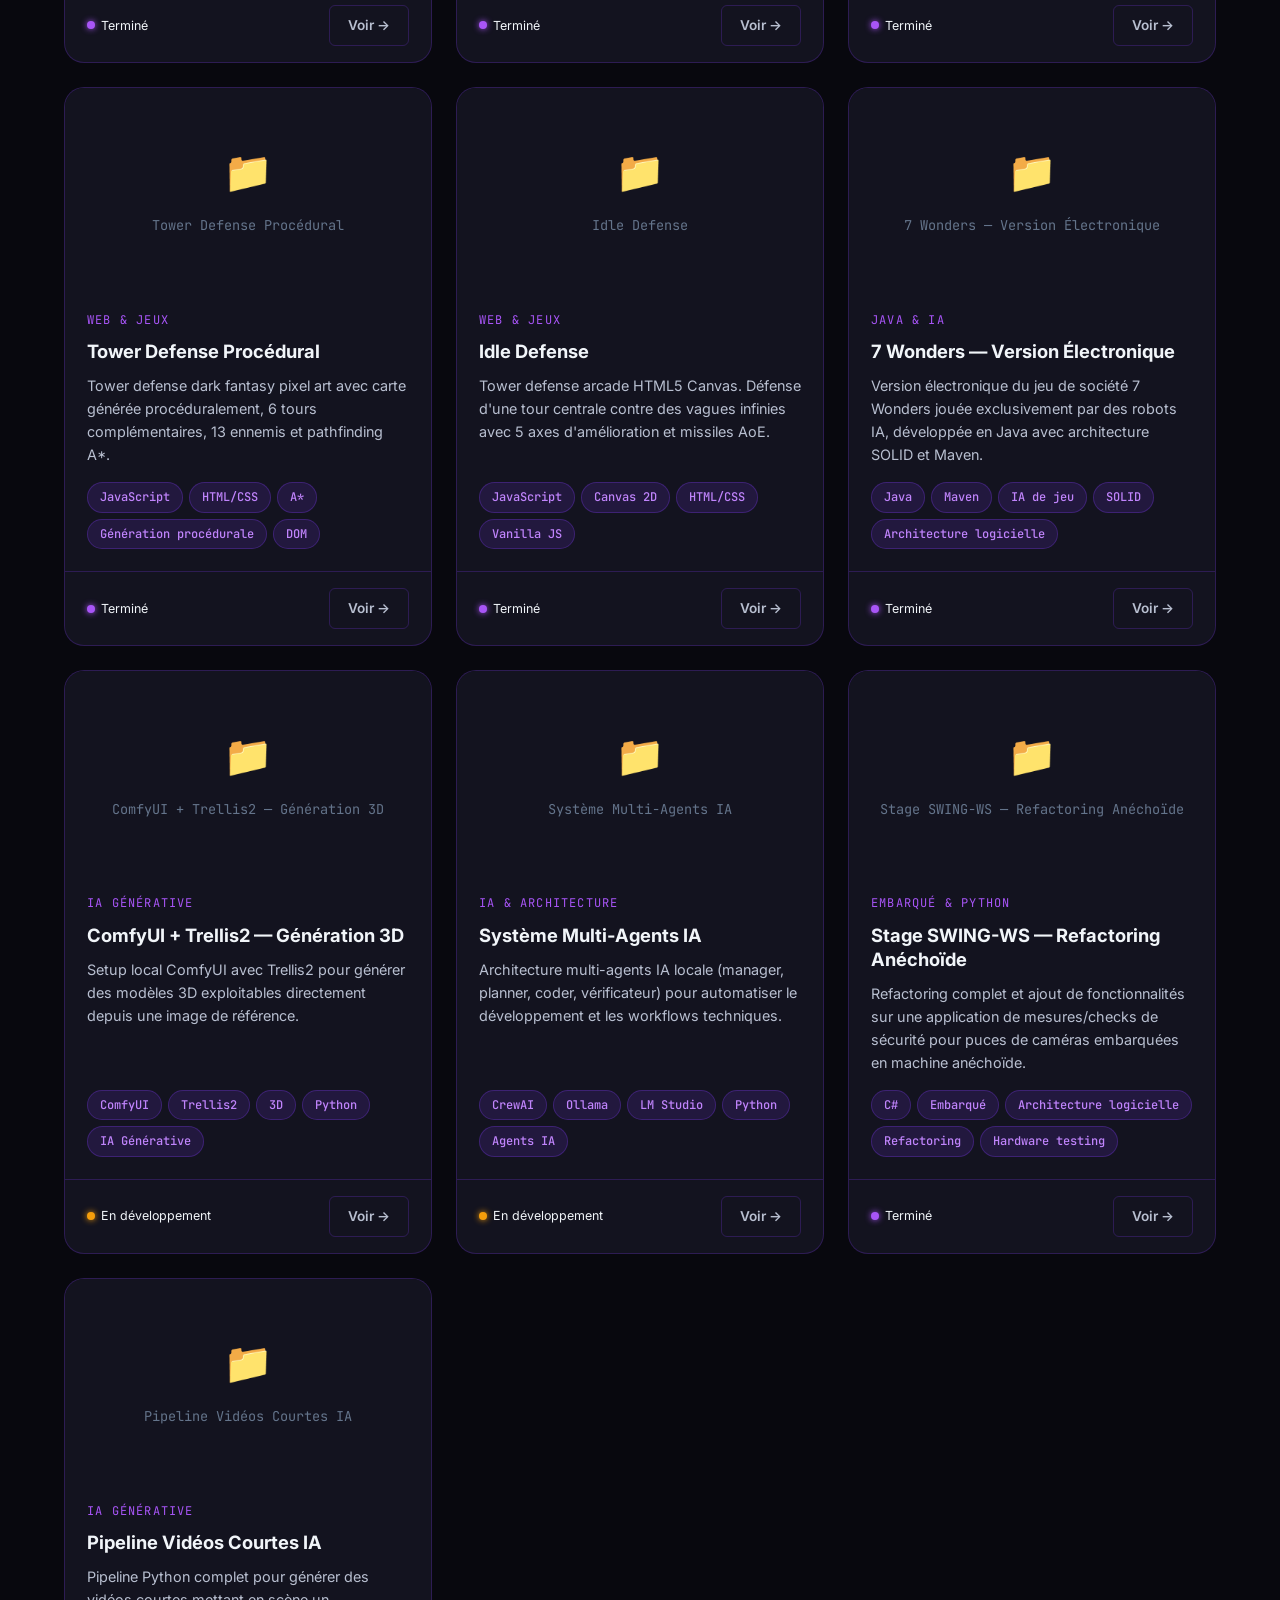
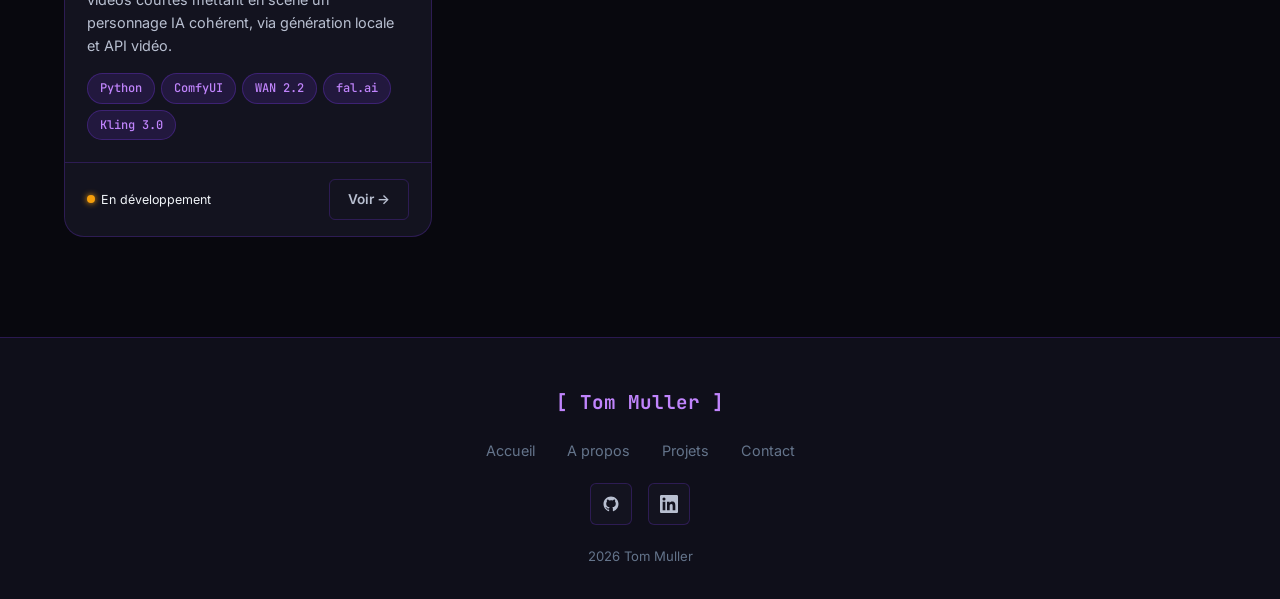
<file: projects.html>
<!DOCTYPE html>
<html lang="fr">
<head>
  <meta charset="UTF-8"/>
  <meta name="viewport" content="width=device-width, initial-scale=1.0"/>
  <meta name="description" content="Tom Muller — Portfolio développeur Python/IA, physique médicale et jeux web."/>
  <title>Projets — Tom Muller</title>
  <link rel="stylesheet" href="css/main.css"/>
  <link rel="stylesheet" href="css/components.css"/>
  <link rel="stylesheet" href="css/animations.css"/>
  <link rel="stylesheet" href="css/responsive.css"/>
</head>
<body>
<canvas id="particles-canvas"></canvas>
<div class="bg-orb bg-orb-1"></div>
<div class="bg-orb bg-orb-2"></div>

<nav class="navbar">
  <div class="container navbar-inner">
    <a href="index.html" class="navbar-logo"><span class="logo-bracket">[</span>&nbsp;Tom Muller&nbsp;<span class="logo-bracket">]</span></a>
    <div class="navbar-links">
      <a href="index.html">Accueil</a>
      <a href="about.html">À propos</a>
      <a href="projects.html" class="active">Projets</a>
      <a href="contact.html" class="navbar-cta">Me contacter</a>
    </div>
    <button class="burger" id="burger" aria-label="Menu"><span></span><span></span><span></span></button>
  </div>
</nav>
<div class="mobile-menu" id="mobileMenu">
  <a href="index.html">Accueil</a>
  <a href="about.html">À propos</a>
  <a href="projects.html">Projets</a>
  <a href="contact.html" class="btn btn-primary btn-sm" style="text-align:center;display:block;">Me contacter</a>
</div>

<section style="padding:140px 0 60px;">
  <div class="container">
    <p class="section-label hero-animate-1">Tous mes projets</p>
    <h1 class="section-title hero-animate-2">Ce que j'ai construit</h1>
    <div class="divider hero-animate-3"></div>
    <p class="section-subtitle hero-animate-4">13 projets couvrant l'IA médicale, les jeux web, l'automatisation et la génération de contenu.</p>
    <div class="filter-tabs hero-animate-4" id="filterTabs"></div>
  </div>
</section>

<section class="section" style="padding-top:0;">
  <div class="container">
    <div class="projects-grid" id="projectsGrid"></div>
    <div id="emptyState" style="display:none;text-align:center;padding:60px 0;">
      <p style="color:var(--text-muted);font-size:1.1rem;">Aucun projet dans cette catégorie.</p>
    </div>
  </div>
</section>

<footer>
  <div class="container footer-inner">
    <div class="footer-logo">[ Tom Muller ]</div>
    <nav class="footer-links">
      <a href="index.html">Accueil</a>
      <a href="about.html">A propos</a>
      <a href="projects.html">Projets</a>
      <a href="contact.html">Contact</a>
    </nav>
    <div class="footer-social">
      <a href="https://github.com/Tom-8001" target="_blank" rel="noopener" class="social-btn" aria-label="GitHub">
        <svg width="18" height="18" viewBox="0 0 24 24" fill="currentColor"><path d="M12 2C6.477 2 2 6.484 2 12.017c0 4.425 2.865 8.18 6.839 9.504.5.092.682-.217.682-.483 0-.237-.008-.868-.013-1.703-2.782.605-3.369-1.343-3.369-1.343-.454-1.158-1.11-1.466-1.11-1.466-.908-.62.069-.608.069-.608 1.003.07 1.531 1.032 1.531 1.032.892 1.53 2.341 1.088 2.91.832.092-.647.35-1.088.636-1.338-2.22-.253-4.555-1.113-4.555-4.951 0-1.093.39-1.988 1.029-2.688-.103-.253-.446-1.272.098-2.65 0 0 .84-.27 2.75 1.026A9.564 9.564 0 0112 6.844c.85.004 1.705.115 2.504.337 1.909-1.296 2.747-1.027 2.747-1.027.546 1.379.202 2.398.1 2.651.64.7 1.028 1.595 1.028 2.688 0 3.848-2.339 4.695-4.566 4.943.359.309.678.92.678 1.855 0 1.338-.012 2.419-.012 2.747 0 .268.18.58.688.482A10.019 10.019 0 0022 12.017C22 6.484 17.522 2 12 2z"/></svg>
      </a>
      <a href="https://linkedin.com/in/tom-m-372117369" target="_blank" rel="noopener" class="social-btn" aria-label="LinkedIn">
        <svg width="18" height="18" viewBox="0 0 24 24" fill="currentColor"><path d="M20.447 20.452h-3.554v-5.569c0-1.328-.027-3.037-1.852-3.037-1.853 0-2.136 1.445-2.136 2.939v5.667H9.351V9h3.414v1.561h.046c.477-.9 1.637-1.85 3.37-1.85 3.601 0 4.267 2.37 4.267 5.455v6.286zM5.337 7.433a2.062 2.062 0 01-2.063-2.065 2.064 2.064 0 112.063 2.065zm1.782 13.019H3.555V9h3.564v11.452zM22.225 0H1.771C.792 0 0 .774 0 1.729v20.542C0 23.227.792 24 1.771 24h20.451C23.2 24 24 23.227 24 22.271V1.729C24 .774 23.2 0 22.222 0h.003z"/></svg>
      </a>
    </div>
    <p class="footer-copy">2026 Tom Muller</p>
  </div>
</footer>

<script src="js/projects.js"></script>
<script src="js/main.js"></script>
<script src="js/animations.js"></script>

<script>
const tabsEl = document.getElementById('filterTabs');
const gridEl = document.getElementById('projectsGrid');
const emptyEl = document.getElementById('emptyState');
let activeKey = 'all';

function renderTabs() {
  tabsEl.innerHTML = '';
  CATEGORIES.forEach(cat => {
    const btn = document.createElement('button');
    btn.className = 'filter-tab' + (cat.key === activeKey ? ' active' : '');
    btn.textContent = cat.label;
    btn.onclick = () => { activeKey = cat.key; renderTabs(); renderGrid(); };
    tabsEl.appendChild(btn);
  });
}

function renderGrid() {
  const filtered = activeKey === 'all' ? PROJECTS : PROJECTS.filter(p => p.categoryKey === activeKey);
  gridEl.innerHTML = '';
  emptyEl.style.display = filtered.length ? 'none' : 'block';
  filtered.forEach((p, i) => {
    const statusClass = p.status === 'active' ? 'status-active' : p.status === 'wip' ? 'status-wip' : 'status-done';
    const tagsHtml = p.tags.slice(0,5).map(t => '<span class="tag">' + t + '</span>').join('');
    const card = document.createElement('article');
    card.className = 'project-card reveal glow-card';
    card.style.transitionDelay = (i % 3 * 0.08) + 's';
    card.innerHTML = `
      <div class="project-card-img">
        <div class="img-placeholder"><span class="icon">📁</span><span>${p.title}</span></div>
      </div>
      <div class="project-card-body">
        <span class="project-card-category">${p.category}</span>
        <h3 class="project-card-title">${p.title}</h3>
        <p class="project-card-desc">${p.shortDesc}</p>
        <div class="project-card-tags">${tagsHtml}</div>
      </div>
      <div class="project-card-footer">
        <span class="project-card-status ${statusClass}"><span class="status-dot"></span>${p.statusLabel}</span>
        <a href="project.html?id=${p.id}" class="btn btn-ghost btn-sm" onclick="event.stopPropagation()">Voir →</a>
      </div>`;
    card.onclick = () => window.location = 'project.html?id=' + p.id;
    gridEl.appendChild(card);
  });

  document.querySelectorAll('.reveal:not(.visible)').forEach(el => {
    const obs = new IntersectionObserver(entries => {
      entries.forEach(e => { if(e.isIntersecting){ e.target.classList.add('visible'); obs.unobserve(e.target); }});
    }, {threshold:0.1});
    obs.observe(el);
  });
}

renderTabs();
renderGrid();
</script>

</body>
</html>
</file>
<file: css/main.css>
/* ============================================================
   main.css — Variables, reset, typographie, layout global
   Projet : Portfolio Tom Muller
   ============================================================ */

@import url('https://fonts.googleapis.com/css2?family=Inter:wght@300;400;500;600;700;800&family=JetBrains+Mono:wght@400;500;700&display=swap');

/* ── Variables ── */
:root {
  --bg-primary:    #08080e;
  --bg-secondary:  #0f0f1a;
  --bg-card:       #13131f;
  --bg-card-hover: #1a1a2e;

  --purple-deep:   #4c1d95;
  --purple-main:   #7c3aed;
  --purple-bright: #a855f7;
  --purple-light:  #c084fc;
  --purple-glow:   rgba(168, 85, 247, 0.15);
  --purple-glow-strong: rgba(168, 85, 247, 0.35);

  --text-primary:  #f1f5f9;
  --text-secondary:#b8bfd0;
  --text-muted:    #64748b;
  --text-accent:   #c084fc;

  --border:        rgba(124, 58, 237, 0.25);
  --border-hover:  rgba(168, 85, 247, 0.6);

  --font-main: 'Inter', system-ui, sans-serif;
  --font-mono: 'JetBrains Mono', 'Fira Code', monospace;

  --radius-sm: 6px;
  --radius-md: 12px;
  --radius-lg: 20px;
  --radius-xl: 28px;

  --transition: 0.3s cubic-bezier(0.4, 0, 0.2, 1);
  --shadow-card: 0 4px 24px rgba(0,0,0,0.4), 0 0 0 1px var(--border);
  --shadow-glow: 0 0 30px var(--purple-glow), 0 0 60px rgba(168,85,247,0.08);
}

/* ── Reset ── */
*, *::before, *::after { box-sizing: border-box; margin: 0; padding: 0; }
html { scroll-behavior: smooth; font-size: 16px; }
body {
  background: var(--bg-primary);
  color: var(--text-primary);
  font-family: var(--font-main);
  line-height: 1.7;
  overflow-x: hidden;
  min-height: 100vh;
}
a { color: var(--purple-light); text-decoration: none; transition: color var(--transition); }
a:hover { color: #fff; }
img { max-width: 100%; display: block; }
ul, ol { list-style: none; }
button { cursor: pointer; font-family: var(--font-main); border: none; background: none; }
input, textarea { font-family: var(--font-main); }

/* ── Scrollbar ── */
::-webkit-scrollbar { width: 6px; }
::-webkit-scrollbar-track { background: var(--bg-secondary); }
::-webkit-scrollbar-thumb { background: var(--purple-main); border-radius: 3px; }

/* ── Selection ── */
::selection { background: var(--purple-glow-strong); color: #fff; }

/* ── Background grid ── */
body::before {
  content: '';
  position: fixed; inset: 0; z-index: 0; pointer-events: none;
  background-image:
    linear-gradient(rgba(124,58,237,0.04) 1px, transparent 1px),
    linear-gradient(90deg, rgba(124,58,237,0.04) 1px, transparent 1px);
  background-size: 60px 60px;
}

/* ── Orbs de fond ── */
.bg-orb {
  position: fixed; border-radius: 50%; pointer-events: none; z-index: 0;
  filter: blur(80px); opacity: 0.18;
}
.bg-orb-1 {
  width: 500px; height: 500px;
  background: radial-gradient(circle, var(--purple-main), transparent);
  top: -150px; right: -100px;
}
.bg-orb-2 {
  width: 400px; height: 400px;
  background: radial-gradient(circle, var(--purple-deep), transparent);
  bottom: 10%; left: -150px;
}

/* ── Layout conteneur ── */
.container {
  width: 100%; max-width: 1200px;
  margin: 0 auto; padding: 0 24px;
  position: relative; z-index: 1;
}
.section { padding: 100px 0; }
.section-sm { padding: 60px 0; }

/* ── Titres de section ── */
.section-label {
  font-family: var(--font-mono);
  font-size: 0.8rem; font-weight: 500;
  color: var(--purple-bright); letter-spacing: 0.15em; text-transform: uppercase;
  display: flex; align-items: center; gap: 10px; margin-bottom: 12px;
}
.section-label::before {
  content: '//'; color: var(--purple-main); font-weight: 700;
}
.section-title {
  font-size: clamp(2rem, 4vw, 3rem); font-weight: 800;
  line-height: 1.2; margin-bottom: 16px;
  background: linear-gradient(135deg, #fff 0%, var(--purple-light) 100%);
  -webkit-background-clip: text; -webkit-text-fill-color: transparent;
  background-clip: text;
}
.section-subtitle {
  font-size: 1.1rem; color: var(--text-secondary); max-width: 560px;
}

/* ── Badges / Tags ── */
.tag {
  display: inline-flex; align-items: center; gap: 5px;
  padding: 4px 12px; border-radius: 99px;
  font-size: 0.75rem; font-weight: 500; font-family: var(--font-mono);
  background: rgba(124,58,237,0.15); color: var(--purple-light);
  border: 1px solid rgba(124,58,237,0.3);
  transition: var(--transition);
}
.tag:hover { background: rgba(124,58,237,0.25); border-color: var(--purple-bright); }
.tag-green  { background: rgba(16,185,129,0.12); color: #6ee7b7; border-color: rgba(16,185,129,0.25); }
.tag-blue   { background: rgba(59,130,246,0.12); color: #93c5fd; border-color: rgba(59,130,246,0.25); }
.tag-orange { background: rgba(245,158,11,0.12); color: #fcd34d; border-color: rgba(245,158,11,0.25); }
.tag-red    { background: rgba(239,68,68,0.12);  color: #fca5a5; border-color: rgba(239,68,68,0.25); }

/* ── Divider ── */
.divider {
  width: 60px; height: 3px; border-radius: 2px;
  background: linear-gradient(90deg, var(--purple-main), var(--purple-bright));
  margin: 20px 0 40px;
}

/* ── Image placeholder ── */
.img-placeholder {
  background: var(--bg-card);
  border: 2px dashed var(--border);
  border-radius: var(--radius-md);
  display: flex; flex-direction: column;
  align-items: center; justify-content: center;
  gap: 8px; color: var(--text-muted);
  font-family: var(--font-mono); font-size: 0.85rem;
  transition: var(--transition);
}
.img-placeholder:hover {
  border-color: var(--purple-bright);
  color: var(--purple-light);
  background: var(--bg-card-hover);
}
.img-placeholder .icon { font-size: 2.5rem; }

/* ── Responsive ── */
@media (max-width: 768px) {
  .container { padding: 0 16px; }
  .section { padding: 70px 0; }
}
@media (max-width: 480px) {
  .section { padding: 50px 0; }
}
</file>
<file: css/components.css>
/* ============================================================
   components.css — Nav, boutons, cartes, footer, formulaire
   ============================================================ */

/* ── NAVBAR ── */
.navbar {
  position: fixed; top: 0; left: 0; right: 0; z-index: 100;
  padding: 16px 0;
  background: rgba(8,8,14,0.75);
  backdrop-filter: blur(20px); -webkit-backdrop-filter: blur(20px);
  border-bottom: 1px solid var(--border);
  transition: var(--transition);
}
.navbar.scrolled {
  padding: 10px 0;
  background: rgba(8,8,14,0.92);
  box-shadow: 0 4px 30px rgba(0,0,0,0.4);
}
.navbar-inner {
  display: flex; align-items: center; justify-content: space-between;
}
.navbar-logo {
  font-family: var(--font-mono); font-size: 1.1rem; font-weight: 700;
  color: #fff; display: flex; align-items: center; gap: 8px;
  transition: var(--transition);
}
.navbar-logo .logo-bracket { color: var(--purple-bright); }
.navbar-logo:hover { color: var(--purple-light); }
.navbar-links {
  display: flex; align-items: center; gap: 36px;
}
.navbar-links a {
  font-size: 0.9rem; font-weight: 500; color: var(--text-secondary);
  position: relative; transition: color var(--transition);
}
.navbar-links a::after {
  content: ''; position: absolute; bottom: -4px; left: 0; right: 0;
  height: 2px; background: var(--purple-bright);
  transform: scaleX(0); transition: transform var(--transition);
  transform-origin: right;
}
.navbar-links a:hover,
.navbar-links a.active { color: #fff; }
.navbar-links a:hover::after,
.navbar-links a.active::after { transform: scaleX(1); transform-origin: left; }

.navbar-cta {
  padding: 8px 20px; border-radius: var(--radius-sm);
  font-size: 0.88rem; font-weight: 600;
  background: var(--purple-main); color: #fff;
  border: 1px solid transparent;
  transition: var(--transition);
}
.navbar-cta:hover {
  background: transparent; color: var(--purple-bright);
  border-color: var(--purple-bright);
  box-shadow: 0 0 18px var(--purple-glow);
}
.burger {
  display: none; flex-direction: column; gap: 5px;
  width: 28px; padding: 4px;
}
.burger span {
  display: block; height: 2px; border-radius: 2px;
  background: var(--text-primary); transition: var(--transition);
}
.burger.open span:nth-child(1) { transform: rotate(45deg) translate(5px, 5px); }
.burger.open span:nth-child(2) { opacity: 0; }
.burger.open span:nth-child(3) { transform: rotate(-45deg) translate(5px, -5px); }

.mobile-menu {
  display: none; position: fixed; top: 65px; left: 0; right: 0; z-index: 99;
  background: rgba(8,8,14,0.97); border-bottom: 1px solid var(--border);
  padding: 20px 24px 30px; flex-direction: column; gap: 20px;
}
.mobile-menu.open { display: flex; }
.mobile-menu a {
  font-size: 1.1rem; font-weight: 500; color: var(--text-primary);
  border-bottom: 1px solid var(--border); padding-bottom: 16px;
}
.mobile-menu a:last-child { border: none; }

@media (max-width: 768px) {
  .navbar-links { display: none; }
  .burger { display: flex; }
}

/* ── BOUTONS ── */
.btn {
  display: inline-flex; align-items: center; gap: 8px;
  padding: 12px 28px; border-radius: var(--radius-sm);
  font-size: 0.95rem; font-weight: 600;
  transition: var(--transition); position: relative; overflow: hidden;
}
.btn::before {
  content: ''; position: absolute; inset: 0;
  background: rgba(255,255,255,0.06);
  transform: translateX(-100%); transition: transform 0.4s ease;
}
.btn:hover::before { transform: translateX(0); }

.btn-primary {
  background: linear-gradient(135deg, var(--purple-main), var(--purple-bright));
  color: #fff;
  box-shadow: 0 4px 20px rgba(124,58,237,0.4);
}
.btn-primary:hover {
  transform: translateY(-2px);
  box-shadow: 0 8px 30px rgba(168,85,247,0.5);
  color: #fff;
}
.btn-outline {
  background: transparent; color: var(--purple-light);
  border: 1.5px solid var(--purple-main);
}
.btn-outline:hover {
  background: var(--purple-glow); color: #fff;
  border-color: var(--purple-bright);
  box-shadow: 0 0 20px var(--purple-glow);
  transform: translateY(-2px);
}
.btn-ghost {
  background: transparent; color: var(--text-secondary);
  border: 1px solid var(--border);
}
.btn-ghost:hover {
  background: var(--bg-card); color: var(--text-primary);
  border-color: var(--border-hover);
}
.btn-sm { padding: 8px 18px; font-size: 0.85rem; }
.btn-lg { padding: 16px 40px; font-size: 1.05rem; }

/* ── CARDS PROJET ── */
.projects-grid {
  display: grid;
  grid-template-columns: repeat(auto-fill, minmax(340px, 1fr));
  gap: 24px; margin-top: 40px;
}
.project-card {
  background: var(--bg-card);
  border: 1px solid var(--border);
  border-radius: var(--radius-lg);
  overflow: hidden; cursor: pointer;
  transition: var(--transition);
  display: flex; flex-direction: column;
  position: relative;
}
.project-card::before {
  content: ''; position: absolute; top: 0; left: 0; right: 0;
  height: 2px;
  background: linear-gradient(90deg, var(--purple-main), var(--purple-bright), transparent);
  opacity: 0; transition: var(--transition);
}
.project-card:hover {
  border-color: var(--border-hover);
  background: var(--bg-card-hover);
  transform: translateY(-6px);
  box-shadow: var(--shadow-glow);
}
.project-card:hover::before { opacity: 1; }

.project-card-img {
  width: 100%; height: 200px; overflow: hidden;
  background: var(--bg-secondary);
  position: relative;
}
.project-card-img img {
  width: 100%; height: 100%; object-fit: cover;
  transition: transform 0.5s ease;
}
.project-card:hover .project-card-img img { transform: scale(1.06); }
.project-card-img .img-placeholder { height: 100%; border-radius: 0; border: none; }

.project-card-body { padding: 22px; flex: 1; display: flex; flex-direction: column; gap: 10px; }
.project-card-category {
  font-family: var(--font-mono); font-size: 0.75rem;
  color: var(--purple-bright); text-transform: uppercase; letter-spacing: 0.1em;
}
.project-card-title {
  font-size: 1.15rem; font-weight: 700; color: var(--text-primary); line-height: 1.3;
}
.project-card-desc {
  font-size: 0.9rem; color: var(--text-secondary); line-height: 1.6; flex: 1;
}
.project-card-tags {
  display: flex; flex-wrap: wrap; gap: 6px; margin-top: 6px;
}
.project-card-footer {
  padding: 16px 22px;
  border-top: 1px solid var(--border);
  display: flex; align-items: center; justify-content: space-between;
}
.project-card-status {
  font-size: 0.78rem; display: flex; align-items: center; gap: 6px;
}
.status-dot {
  width: 8px; height: 8px; border-radius: 50%;
}
.status-active   .status-dot { background: #22c55e; box-shadow: 0 0 6px #22c55e; }
.status-done     .status-dot { background: var(--purple-bright); box-shadow: 0 0 6px var(--purple-bright); }
.status-wip      .status-dot { background: #f59e0b; box-shadow: 0 0 6px #f59e0b; animation: pulse-dot 1.5s infinite; }

/* ── FILTER TABS ── */
.filter-tabs {
  display: flex; flex-wrap: wrap; gap: 10px; margin: 32px 0 0;
}
.filter-tab {
  padding: 8px 20px; border-radius: 99px;
  font-size: 0.85rem; font-weight: 500;
  background: transparent; color: var(--text-muted);
  border: 1px solid var(--border);
  transition: var(--transition);
}
.filter-tab:hover { color: var(--text-primary); border-color: var(--border-hover); }
.filter-tab.active {
  background: var(--purple-glow-strong); color: #fff;
  border-color: var(--purple-bright);
  box-shadow: 0 0 14px rgba(168,85,247,0.2);
}

/* ── SKILL BARS ── */
.skills-grid {
  display: grid; grid-template-columns: repeat(auto-fill, minmax(260px, 1fr));
  gap: 16px; margin-top: 36px;
}
.skill-item {
  background: var(--bg-card); border: 1px solid var(--border);
  border-radius: var(--radius-md); padding: 16px 20px;
  transition: var(--transition);
}
.skill-item:hover { border-color: var(--border-hover); transform: translateY(-3px); }
.skill-header {
  display: flex; justify-content: space-between; align-items: center; margin-bottom: 10px;
}
.skill-name { font-size: 0.9rem; font-weight: 600; }
.skill-level { font-family: var(--font-mono); font-size: 0.78rem; color: var(--purple-bright); }
.skill-bar { height: 4px; background: var(--border); border-radius: 2px; overflow: hidden; }
.skill-fill {
  height: 100%; border-radius: 2px;
  background: linear-gradient(90deg, var(--purple-main), var(--purple-bright));
  width: 0; transition: width 1.2s cubic-bezier(0.4,0,0.2,1);
}

/* ── TIMELINE ── */
.timeline { margin-top: 40px; position: relative; }
.timeline::before {
  content: ''; position: absolute;
  left: 20px; top: 0; bottom: 0; width: 2px;
  background: linear-gradient(to bottom, var(--purple-main), var(--purple-glow), transparent);
}
.timeline-item {
  display: flex; gap: 28px; padding-bottom: 40px; position: relative;
}
.timeline-dot {
  width: 42px; height: 42px; flex-shrink: 0;
  border-radius: 50%; border: 2px solid var(--purple-main);
  background: var(--bg-card); display: flex; align-items: center; justify-content: center;
  font-size: 1.1rem; position: relative; z-index: 1;
  transition: var(--transition);
}
.timeline-item:hover .timeline-dot {
  background: var(--purple-glow); border-color: var(--purple-bright);
  box-shadow: 0 0 16px var(--purple-glow-strong);
}
.timeline-content {
  background: var(--bg-card); border: 1px solid var(--border);
  border-radius: var(--radius-md); padding: 20px 24px; flex: 1;
  transition: var(--transition);
}
.timeline-item:hover .timeline-content { border-color: var(--border-hover); }
.timeline-date {
  font-family: var(--font-mono); font-size: 0.78rem;
  color: var(--purple-bright); margin-bottom: 6px;
}
.timeline-title { font-weight: 700; font-size: 1rem; margin-bottom: 4px; }
.timeline-company { font-size: 0.88rem; color: var(--text-secondary); margin-bottom: 10px; }
.timeline-desc { font-size: 0.9rem; color: var(--text-secondary); line-height: 1.6; }

/* ── STAT CARDS ── */
.stats-row {
  display: grid; grid-template-columns: repeat(auto-fit, minmax(180px, 1fr));
  gap: 20px; margin-top: 40px;
}
.stat-card {
  background: var(--bg-card); border: 1px solid var(--border);
  border-radius: var(--radius-md); padding: 24px 20px; text-align: center;
  transition: var(--transition);
}
.stat-card:hover {
  border-color: var(--border-hover);
  box-shadow: var(--shadow-glow);
  transform: translateY(-4px);
}
.stat-value {
  font-size: 2.6rem; font-weight: 800; font-family: var(--font-mono);
  background: linear-gradient(135deg, #fff, var(--purple-light));
  -webkit-background-clip: text; -webkit-text-fill-color: transparent;
  background-clip: text;
}
.stat-label { font-size: 0.85rem; color: var(--text-muted); margin-top: 6px; }

/* ── CONTACT FORM ── */
.contact-grid {
  display: grid; grid-template-columns: 1fr 1.5fr; gap: 60px; align-items: start;
  margin-top: 50px;
}
.contact-info { display: flex; flex-direction: column; gap: 28px; }
.contact-item {
  display: flex; align-items: flex-start; gap: 16px;
  padding: 20px; background: var(--bg-card);
  border: 1px solid var(--border); border-radius: var(--radius-md);
  transition: var(--transition);
}
.contact-item:hover { border-color: var(--border-hover); transform: translateX(4px); }
.contact-icon {
  width: 42px; height: 42px; border-radius: var(--radius-sm);
  background: var(--purple-glow); border: 1px solid var(--border);
  display: flex; align-items: center; justify-content: center;
  font-size: 1.1rem; flex-shrink: 0;
}
.contact-item-title { font-weight: 600; font-size: 0.9rem; margin-bottom: 3px; }
.contact-item-value { font-size: 0.88rem; color: var(--text-secondary); }

.form-group { margin-bottom: 20px; }
.form-label {
  display: block; font-size: 0.85rem; font-weight: 500;
  color: var(--text-secondary); margin-bottom: 8px;
}
.form-control {
  width: 100%; padding: 13px 16px;
  background: var(--bg-card); border: 1px solid var(--border);
  border-radius: var(--radius-sm); color: var(--text-primary);
  font-size: 0.95rem; font-family: var(--font-main);
  transition: var(--transition); resize: vertical;
}
.form-control:focus {
  outline: none; border-color: var(--purple-main);
  box-shadow: 0 0 0 3px var(--purple-glow);
  background: var(--bg-card-hover);
}
.form-control::placeholder { color: var(--text-muted); }
textarea.form-control { min-height: 140px; }

@media (max-width: 900px) {
  .contact-grid { grid-template-columns: 1fr; }
  .projects-grid { grid-template-columns: 1fr; }
}

/* ── FOOTER ── */
footer {
  border-top: 1px solid var(--border);
  padding: 48px 0 32px; background: var(--bg-secondary);
  position: relative; z-index: 1;
}
.footer-inner {
  display: flex; flex-direction: column; align-items: center; gap: 20px;
}
.footer-logo {
  font-family: var(--font-mono); font-size: 1.2rem; font-weight: 700;
  color: var(--purple-light);
}
.footer-links {
  display: flex; gap: 32px;
}
.footer-links a { font-size: 0.9rem; color: var(--text-muted); transition: color var(--transition); }
.footer-links a:hover { color: var(--purple-light); }
.footer-social {
  display: flex; gap: 16px;
}
.social-btn {
  width: 42px; height: 42px; border-radius: var(--radius-sm);
  background: var(--bg-card); border: 1px solid var(--border);
  display: flex; align-items: center; justify-content: center;
  font-size: 1rem; transition: var(--transition); color: var(--text-secondary);
  text-decoration: none;
}
.social-btn:hover {
  background: var(--purple-glow); border-color: var(--purple-bright);
  color: #fff; transform: translateY(-3px);
  box-shadow: 0 4px 14px var(--purple-glow);
}
.footer-copy { font-size: 0.82rem; color: var(--text-muted); text-align: center; }

/* ── DETAIL PAGE ── */
.detail-hero {
  padding: 140px 0 60px; min-height: 50vh;
  display: flex; flex-direction: column; justify-content: flex-end;
}
.back-link {
  display: inline-flex; align-items: center; gap: 8px;
  font-size: 0.9rem; color: var(--text-muted);
  margin-bottom: 36px; transition: var(--transition);
}
.back-link:hover { color: var(--purple-light); transform: translateX(-4px); }
.detail-title {
  font-size: clamp(2.2rem, 5vw, 3.8rem); font-weight: 800; line-height: 1.1;
  background: linear-gradient(135deg, #fff 0%, var(--purple-light) 100%);
  -webkit-background-clip: text; -webkit-text-fill-color: transparent;
  background-clip: text; margin: 16px 0;
}
.detail-meta {
  display: flex; flex-wrap: wrap; gap: 20px; margin: 20px 0 32px;
  font-size: 0.88rem; color: var(--text-secondary);
}
.detail-meta-item { display: flex; align-items: center; gap: 6px; }
.detail-meta-item span:first-child { color: var(--purple-bright); }
.detail-img-main {
  width: 100%; height: 420px; overflow: hidden;
  border-radius: var(--radius-xl); border: 1px solid var(--border);
  margin-bottom: 60px; background: var(--bg-card);
}
.detail-img-main img { width: 100%; height: 100%; object-fit: cover; }
.detail-img-main .img-placeholder { height: 100%; border-radius: var(--radius-xl); }
.detail-content {
  display: grid; grid-template-columns: 1fr 320px; gap: 60px; align-items: start;
}
.detail-body h2 {
  font-size: 1.5rem; font-weight: 700; margin: 40px 0 16px;
  color: var(--text-primary);
}
.detail-body h2:first-child { margin-top: 0; }
.detail-body p { color: var(--text-secondary); line-height: 1.8; margin-bottom: 16px; }
.detail-body ul {
  list-style: none; display: flex; flex-direction: column; gap: 10px; margin-bottom: 20px;
}
.detail-body ul li {
  color: var(--text-secondary); padding-left: 20px; position: relative;
}
.detail-body ul li::before {
  content: '▸'; position: absolute; left: 0; color: var(--purple-bright);
}
.detail-sidebar { display: flex; flex-direction: column; gap: 20px; }
.sidebar-card {
  background: var(--bg-card); border: 1px solid var(--border);
  border-radius: var(--radius-md); padding: 22px;
}
.sidebar-card-title {
  font-weight: 700; font-size: 0.9rem; margin-bottom: 16px;
  color: var(--purple-light); font-family: var(--font-mono);
  text-transform: uppercase; letter-spacing: 0.08em;
}
.sidebar-tags { display: flex; flex-wrap: wrap; gap: 8px; }
.nav-detail {
  display: flex; justify-content: space-between; gap: 16px;
  margin-top: 60px; padding-top: 40px;
  border-top: 1px solid var(--border);
}
.nav-detail-btn {
  flex: 1; max-width: 220px; padding: 16px 20px;
  background: var(--bg-card); border: 1px solid var(--border);
  border-radius: var(--radius-md); color: var(--text-primary);
  transition: var(--transition); text-decoration: none;
}
.nav-detail-btn:hover {
  border-color: var(--border-hover); background: var(--bg-card-hover);
  transform: translateY(-3px); color: #fff;
}
.nav-detail-btn.prev { text-align: left; }
.nav-detail-btn.next { text-align: right; margin-left: auto; }
.nav-detail-btn small {
  display: block; font-size: 0.75rem;
  color: var(--text-muted); margin-bottom: 4px; font-family: var(--font-mono);
}
.nav-detail-btn strong { font-size: 0.9rem; }

@media (max-width: 900px) {
  .detail-content { grid-template-columns: 1fr; }
  .detail-img-main { height: 250px; }
}
</file>
<file: css/animations.css>
/* ============================================================
   animations.css — Keyframes, effets d'entrée, particules
   ============================================================ */

/* ── Keyframes ── */
@keyframes fadeInUp {
  from { opacity: 0; transform: translateY(30px); }
  to   { opacity: 1; transform: translateY(0); }
}
@keyframes fadeInLeft {
  from { opacity: 0; transform: translateX(-30px); }
  to   { opacity: 1; transform: translateX(0); }
}
@keyframes fadeInRight {
  from { opacity: 0; transform: translateX(30px); }
  to   { opacity: 1; transform: translateX(0); }
}
@keyframes scaleIn {
  from { opacity: 0; transform: scale(0.9); }
  to   { opacity: 1; transform: scale(1); }
}
@keyframes glowPulse {
  0%, 100% { box-shadow: 0 0 20px var(--purple-glow); }
  50%       { box-shadow: 0 0 40px var(--purple-glow-strong), 0 0 70px var(--purple-glow); }
}
@keyframes float {
  0%, 100% { transform: translateY(0); }
  50%       { transform: translateY(-12px); }
}
@keyframes pulse-dot {
  0%, 100% { opacity: 1; }
  50%       { opacity: 0.3; }
}
@keyframes gradientShift {
  0%   { background-position: 0% 50%; }
  50%  { background-position: 100% 50%; }
  100% { background-position: 0% 50%; }
}
@keyframes scanline {
  from { transform: translateY(-100%); }
  to   { transform: translateY(200%); }
}
@keyframes blink {
  0%, 100% { opacity: 1; }
  50%       { opacity: 0; }
}
@keyframes particleFloat {
  0%   { transform: translateY(0) rotate(0deg); opacity: 0; }
  10%  { opacity: 1; }
  90%  { opacity: 1; }
  100% { transform: translateY(-100vh) rotate(720deg); opacity: 0; }
}

/* ── Entrée au scroll ── */
.reveal {
  opacity: 0; transform: translateY(30px);
  transition: opacity 0.7s ease, transform 0.7s ease;
}
.reveal.visible { opacity: 1; transform: translateY(0); }
.reveal-left {
  opacity: 0; transform: translateX(-30px);
  transition: opacity 0.7s ease, transform 0.7s ease;
}
.reveal-left.visible { opacity: 1; transform: translateX(0); }
.reveal-right {
  opacity: 0; transform: translateX(30px);
  transition: opacity 0.7s ease, transform 0.7s ease;
}
.reveal-right.visible { opacity: 1; transform: translateX(0); }
.reveal-scale {
  opacity: 0; transform: scale(0.92);
  transition: opacity 0.6s ease, transform 0.6s ease;
}
.reveal-scale.visible { opacity: 1; transform: scale(1); }

/* ── Délais ── */
.delay-1 { transition-delay: 0.1s; }
.delay-2 { transition-delay: 0.2s; }
.delay-3 { transition-delay: 0.3s; }
.delay-4 { transition-delay: 0.4s; }
.delay-5 { transition-delay: 0.5s; }

/* ── Hero intro ── */
.hero-animate { animation: fadeInUp 0.8s ease forwards; }
.hero-animate-1 { animation: fadeInUp 0.8s 0.1s ease both; }
.hero-animate-2 { animation: fadeInUp 0.8s 0.25s ease both; }
.hero-animate-3 { animation: fadeInUp 0.8s 0.4s ease both; }
.hero-animate-4 { animation: fadeInUp 0.8s 0.55s ease both; }

/* ── Glow sur éléments ── */
.glow { animation: glowPulse 3s ease-in-out infinite; }
.float-anim { animation: float 4s ease-in-out infinite; }

/* ── Curseur clignotant ── */
.cursor-blink::after {
  content: '|'; color: var(--purple-bright);
  animation: blink 1s step-end infinite; margin-left: 2px;
}

/* ── Barre dégradé animée ── */
.gradient-animated {
  background: linear-gradient(270deg, var(--purple-main), var(--purple-bright), #818cf8, var(--purple-main));
  background-size: 300% 300%;
  animation: gradientShift 5s ease infinite;
  -webkit-background-clip: text; -webkit-text-fill-color: transparent;
  background-clip: text;
}

/* ── Particles canvas ── */
#particles-canvas {
  position: fixed; inset: 0; z-index: 0; pointer-events: none; opacity: 0.4;
}

/* ── Scanline effect sur images de hero ── */
.scanline-img { position: relative; overflow: hidden; }
.scanline-img::after {
  content: '';
  position: absolute; left: 0; right: 0;
  height: 40%; background: linear-gradient(transparent, rgba(124,58,237,0.08), transparent);
  animation: scanline 4s linear infinite;
}

/* ── Hover glow card ── */
.glow-card:hover { box-shadow: 0 0 40px rgba(168,85,247,0.2), 0 4px 30px rgba(0,0,0,0.5); }

/* ── Underline gradient ── */
.underline-gradient {
  position: relative; display: inline-block;
}
.underline-gradient::after {
  content: ''; position: absolute;
  left: 0; bottom: -3px; width: 100%; height: 2px;
  background: linear-gradient(90deg, var(--purple-main), var(--purple-bright));
  transform: scaleX(0); transform-origin: right;
  transition: transform 0.3s ease;
}
.underline-gradient:hover::after { transform: scaleX(1); transform-origin: left; }

/* ── Loading line ── */
.page-loader {
  position: fixed; top: 0; left: 0; right: 0; z-index: 9999;
  height: 3px;
  background: linear-gradient(90deg, var(--purple-main), var(--purple-bright));
  transform-origin: left;
  animation: none;
}
</file>
<file: css/responsive.css>
/* ============================================================
   responsive.css — Tous les breakpoints responsives
   Override des styles inline dans les pages HTML
   ============================================================ */

/* ── ≤ 1200px : petit desktop ── */
@media (max-width: 1200px) {
  .container { max-width: 960px; }
}

/* ── ≤ 1024px : tablettes paysage / petits écrans ── */
@media (max-width: 1024px) {
  .container { max-width: 100%; padding: 0 20px; }

  /* Hero : rétrécir la photo */
  /* Override inline width:360px / height:360px */
  .hero-photo-wrap {
    width: 280px !important;
    height: 280px !important;
  }

  /* Badges flottants : les repositionner */
  .hero-badge-right {
    top: 0px !important;
    right: 0px !important;
  }
  .hero-badge-left {
    bottom: 20px !important;
    left: -10px !important;
  }
}

/* ── ≤ 900px : tablettes ── */
@media (max-width: 900px) {
  /* Hero grid → stack */
  .hero-grid {
    grid-template-columns: 1fr !important;
    gap: 50px !important;
    text-align: center;
  }
  .hero-grid h1 { text-align: center; }
  .hero-grid .section-label { justify-content: center; }
  .hero-grid p { max-width: 100% !important; margin-left: auto; margin-right: auto; }
  .hero-grid > div:first-child .hero-animate-4 {
    justify-content: center;
  }
  .hero-grid > div:first-child div:has(.social-btn) {
    justify-content: center;
  }

  /* About page grid → stack */
  .about-grid {
    grid-template-columns: 1fr !important;
    gap: 40px !important;
    text-align: center;
  }
  .about-grid .section-label { justify-content: center; }

  /* Contact name fields → stack */
  .contact-name-grid {
    grid-template-columns: 1fr !important;
  }

  /* Detail image → plus petite */
  .detail-img-main { height: 220px !important; }

  /* Nav detail buttons */
  .nav-detail { flex-direction: column; align-items: stretch; }
  .nav-detail-btn { max-width: 100% !important; }
  .nav-detail-btn.next { margin-left: 0 !important; text-align: left !important; }
}

/* ── ≤ 768px : mobiles tablettes ── */
@media (max-width: 768px) {
  .section { padding: 60px 0 !important; }
  .section-sm { padding: 40px 0 !important; }

  /* Hero et sections avec padding inline */
  section[style*="padding-top:140px"] { padding-top: 100px !important; }
  section[style*="padding:140px 0"] { padding: 100px 0 40px !important; }

  /* Hero photo */
  .hero-photo-wrap {
    width: 220px !important;
    height: 220px !important;
  }

  /* Badges flottants : les cacher sur mobile, trop serrés */
  .hero-badge-right,
  .hero-badge-left {
    display: none;
  }

  /* Titres section */
  .section-title { font-size: 1.8rem !important; }

  /* Stats : 2 colonnes */
  .stats-row {
    grid-template-columns: repeat(2, 1fr) !important;
    gap: 12px;
  }
  .stat-value { font-size: 2rem !important; }

  /* Skills grid : 1 colonne */
  .skills-grid { grid-template-columns: 1fr !important; }

  /* Timeline */
  .timeline::before { left: 16px !important; }
  .timeline-item { gap: 16px !important; }
  .timeline-dot { width: 34px !important; height: 34px !important; font-size: 0.9rem !important; }
  .timeline-content { padding: 16px !important; }
  .timeline-title { font-size: 0.9rem !important; }

  /* Footer */
  .footer-links { gap: 20px !important; flex-wrap: wrap; justify-content: center; }

  /* Passions grid : 2 colonnes */
  .reveal.delay-3[style*="grid-template-columns"] {
    grid-template-columns: 1fr 1fr !important;
    gap: 12px !important;
  }

  /* Skills bars */
  .skill-item { padding: 14px 16px !important; }

  /* Filter tabs */
  .filter-tabs { gap: 8px; }
  .filter-tab { padding: 6px 14px; font-size: 0.8rem; }
}

/* ── ≤ 480px : petits mobiles ── */
@media (max-width: 480px) {
  .section { padding: 40px 0 !important; }
  [style*="padding-top:140px"] { padding-top: 80px !important; }
  section[style*="padding:140px"] { padding: 80px 0 30px !important; }
  [style*="padding:140px 0 60px"] { padding: 80px 0 30px !important; }

  .container { padding: 0 14px !important; }

  /* Hero photo : encore plus petite */
  .hero-photo-wrap {
    width: 180px !important;
    height: 180px !important;
  }

  /* Hero boutons : full width */
  .hero-grid > div:first-child .hero-animate-4 {
    flex-direction: column;
    align-items: stretch;
  }
  .hero-grid > div:first-child .hero-animate-4 .btn {
    justify-content: center;
    width: 100%;
  }

  /* Stats : 1 colonne */
  .stats-row { grid-template-columns: 1fr !important; }

  /* Passions : 1 colonne */
  .reveal.delay-3[style*="grid-template-columns"] {
    grid-template-columns: 1fr !important;
  }

  /* Section subtitle */
  .section-subtitle { font-size: 0.95rem !important; }

  /* Boutons généraux */
  .btn-lg { padding: 14px 28px !important; font-size: 0.95rem !important; }

  /* Tags : plus petits */
  .tag { font-size: 0.7rem !important; padding: 3px 10px !important; }

  /* Project cards */
  .project-card-body { padding: 16px !important; }
  .project-card-title { font-size: 1rem !important; }

  /* Contact items */
  .contact-item { padding: 14px !important; flex-direction: column; align-items: center; text-align: center; }
  .contact-item-value { font-size: 0.82rem !important; }

  /* About buttons */
  .about-grid .hero-animate-4 { justify-content: center; }
  .about-grid .hero-animate-4 .btn { width: 100%; justify-content: center; }

  /* Detail */
  .detail-title { font-size: 1.6rem !important; }
  .detail-img-main { height: 180px !important; }
  .detail-meta { gap: 12px !important; font-size: 0.8rem !important; }

  /* Mobile menu */
  .mobile-menu { padding: 16px 14px 24px !important; }
  .mobile-menu a { font-size: 1rem !important; padding-bottom: 14px !important; }
}
</file>
